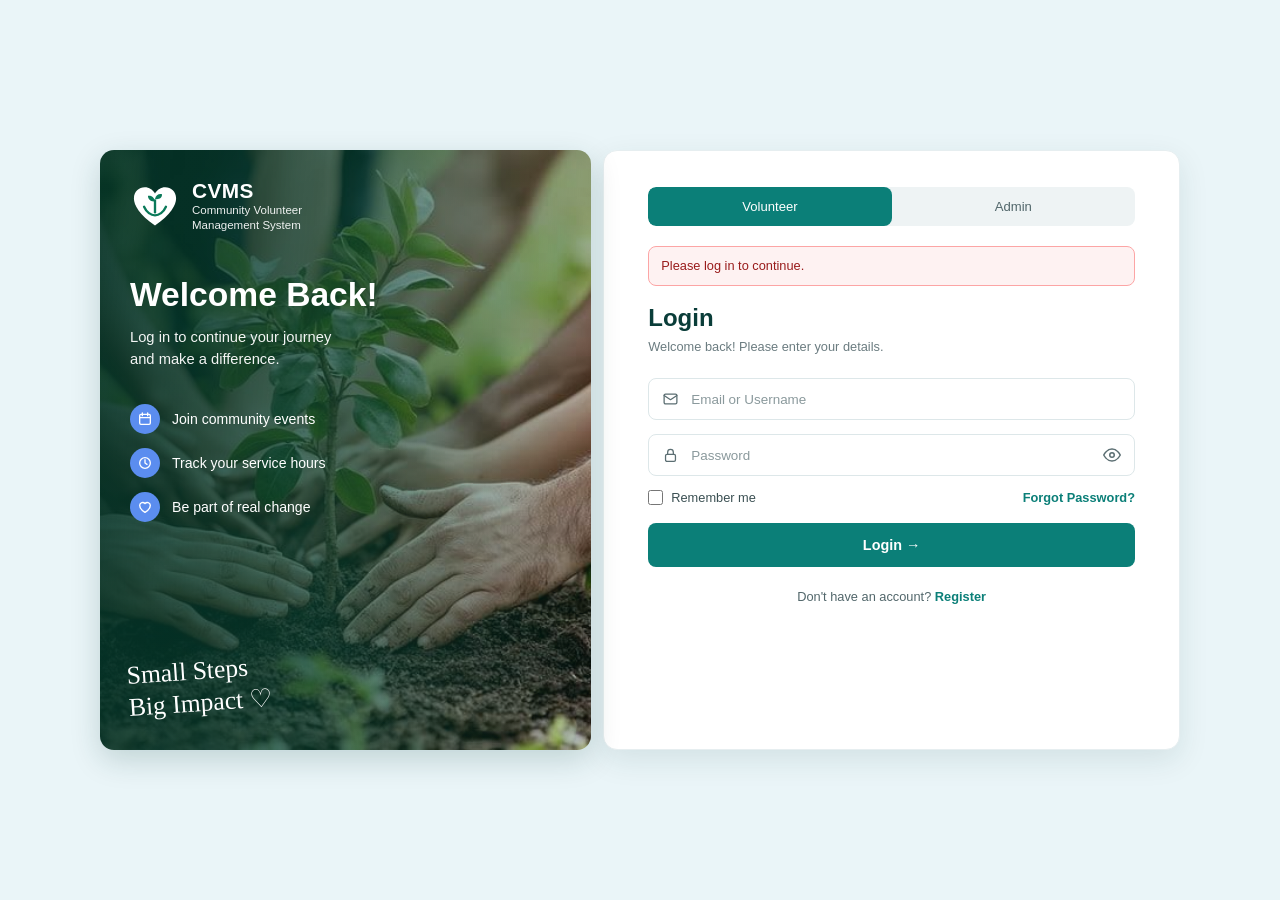
<file: src/main/resources/static/index.html>
<!DOCTYPE html>
<html lang="en">
<head>
  <meta charset="UTF-8">
  <meta name="viewport" content="width=device-width, initial-scale=1.0">
  <title>Community Volunteer Management System</title>
  <link rel="stylesheet" href="style.css">
  <link rel="stylesheet" href="volunteer.css">
  <link rel="stylesheet" href="admin.css">
  <script src="staff-init.js"></script>
  <link rel="icon" type="image/png" href="favicon.png">
</head>
<body>

  <!-- ===================== ADMIN / COORDINATOR SHELL (sidebar + top bar) ===================== -->
  <aside id="sidebar" class="sidebar" data-roles="ADMIN,COORDINATOR" aria-label="Main menu">
    <div class="side-brand">
      <img src="cvms-logo-white.svg" alt="CVMS logo" width="44" height="44">
      <div><strong>CVMS</strong><span>Community Volunteer<br>Management System</span></div>
    </div>
    <nav class="side-nav">
      <button class="nav-btn side-btn active" data-view="dashboard"><svg class="side-ico" viewBox="0 0 24 24" aria-hidden="true"><path d="M3 11.5 12 4l9 7.5V20a1 1 0 0 1-1 1h-5v-6H9v6H4a1 1 0 0 1-1-1z"/></svg>Dashboard</button>
      <button class="nav-btn side-btn" data-view="directory"><svg class="side-ico" viewBox="0 0 24 24" aria-hidden="true"><circle cx="9" cy="8" r="3.5"/><path d="M2.5 20a6.5 6.5 0 0 1 13 0"/><circle cx="17.5" cy="9" r="2.5"/><path d="M16 14.2A5.5 5.5 0 0 1 21.5 20"/></svg>Volunteers</button>
      <button class="nav-btn side-btn" data-view="register" data-roles="ADMIN"><svg class="side-ico" viewBox="0 0 24 24" aria-hidden="true"><circle cx="10" cy="8" r="4"/><path d="M3 21a7 7 0 0 1 14 0M19 8v6M16 11h6"/></svg>Register</button>
      <button class="nav-btn side-btn" data-view="events"><svg class="side-ico" viewBox="0 0 24 24" aria-hidden="true"><rect x="3.5" y="5" width="17" height="15" rx="2"/><path d="M8 3v4M16 3v4M3.5 10h17"/></svg>Events</button>
      <button class="nav-btn side-btn" data-view="assignments"><svg class="side-ico" viewBox="0 0 24 24" aria-hidden="true"><path d="M9 11l2 2 4-4"/><rect x="4" y="4" width="16" height="17" rx="2"/></svg>Assignments</button>
      <button class="nav-btn side-btn" data-view="attendance"><svg class="side-ico" viewBox="0 0 24 24" aria-hidden="true"><circle cx="12" cy="12" r="8.5"/><path d="M12 7v5l3 2"/></svg>Attendance</button>
      <button class="nav-btn side-btn" data-view="users" data-roles="ADMIN"><svg class="side-ico" viewBox="0 0 24 24" aria-hidden="true"><rect x="3" y="4" width="18" height="16" rx="2"/><circle cx="9" cy="11" r="2.5"/><path d="M5.5 17a3.5 3.5 0 0 1 7 0M14.5 10h4M14.5 14h4"/></svg>Users</button>
      <button class="nav-btn side-btn" id="side-settings" type="button" data-view="settings" data-roles="ADMIN"><svg class="side-ico" viewBox="0 0 24 24" aria-hidden="true"><circle cx="12" cy="12" r="3"/><path d="M19.4 15a1.7 1.7 0 0 0 .3 1.8l.1.1a2 2 0 1 1-2.8 2.8l-.1-.1a1.7 1.7 0 0 0-1.8-.3 1.7 1.7 0 0 0-1 1.5V21a2 2 0 1 1-4 0v-.1a1.7 1.7 0 0 0-1.1-1.5 1.7 1.7 0 0 0-1.8.3l-.1.1a2 2 0 1 1-2.8-2.8l.1-.1a1.7 1.7 0 0 0 .3-1.8 1.7 1.7 0 0 0-1.5-1H3a2 2 0 1 1 0-4h.1a1.7 1.7 0 0 0 1.5-1.1 1.7 1.7 0 0 0-.3-1.8l-.1-.1a2 2 0 1 1 2.8-2.8l.1.1a1.7 1.7 0 0 0 1.8.3H9a1.7 1.7 0 0 0 1-1.5V3a2 2 0 1 1 4 0v.1a1.7 1.7 0 0 0 1 1.5 1.7 1.7 0 0 0 1.8-.3l.1-.1a2 2 0 1 1 2.8 2.8l-.1.1a1.7 1.7 0 0 0-.3 1.8V9a1.7 1.7 0 0 0 1.5 1H21a2 2 0 1 1 0 4h-.1a1.7 1.7 0 0 0-1.5 1z"/></svg>Settings</button>
    </nav>
    <p class="side-motto">Together<br>We Build<br>Stronger Communities</p>
    <img class="side-mark" src="cvms-logo-white.svg" alt="" aria-hidden="true">
  </aside>
  <div id="side-backdrop" class="side-backdrop hidden"></div>

  <header id="admin-topbar" class="admin-topbar" data-roles="ADMIN,COORDINATOR">
    <button class="menu-btn" id="menu-btn" type="button" aria-label="Open menu"><svg viewBox="0 0 24 24" aria-hidden="true"><path d="M4 6h16M4 12h16M4 18h16"/></svg></button>
    <form class="top-search" id="top-search-form" role="search">
      <svg viewBox="0 0 24 24" aria-hidden="true"><circle cx="11" cy="11" r="7"/><path d="m20 20-3.5-3.5"/></svg>
      <input type="search" id="top-search" placeholder="Search volunteers, events…" aria-label="Search volunteers and events">
    </form>
    <button class="bell" id="bell-btn" type="button" aria-label="Notifications">
      <svg viewBox="0 0 24 24" aria-hidden="true"><path d="M6 9a6 6 0 0 1 12 0c0 6 2 7.500 2 7.500H4S6 15 6 9zM10 20a2 2 0 0 0 4 0"/></svg>
      <span class="bell-count hidden" id="bell-count">0</span>
    </button>
    <div class="top-user">
      <span id="top-avatar"></span>
      <div class="top-user-text"><strong id="top-name"></strong><small id="top-role"></small></div>
      <button class="btn btn-outline btn-sm" id="top-logout" type="button">Logout</button>
    </div>
  </header>

  <header class="topbar">
    <div class="topbar-inner">
      <div class="brand">
        <span class="brand-badge"><img src="logo.png" alt="Community Volunteer Management System logo"></span>
        <span class="brand-name">Community Volunteer Management System</span>
      </div>
      <div class="user-box">
        <div class="user-info">
          <span id="header-avatar"></span>
          <span class="user-name" id="user-name"></span>
          <span class="role-chip" id="user-role"></span>
        </div>
        <button class="btn btn-outline btn-sm logout-btn" id="pw-btn" data-roles="ADMIN">Change password</button>
        <button class="btn btn-outline btn-sm logout-btn" id="logout-btn">Logout</button>
      </div>
      <nav class="nav">
        <button class="nav-btn active" data-view="dashboard">Dashboard</button>
        <button class="nav-btn" data-view="profile" data-roles="VOLUNTEER">My Profile</button>
        <button class="nav-btn" data-view="register" data-roles="ADMIN">Register</button>
        <button class="nav-btn" data-view="directory" data-roles="ADMIN,COORDINATOR">Directory</button>
        <button class="nav-btn" data-view="events">Events</button>
        <button class="nav-btn" data-view="assignments" data-roles="ADMIN,COORDINATOR">Assignments</button>
        <button class="nav-btn" data-view="attendance" data-roles="ADMIN,COORDINATOR">Attendance</button>
        <button class="nav-btn" data-view="users" data-roles="ADMIN">Users</button>
      </nav>
    </div>
  </header>

  <!-- ===================== VOLUNTEER SITE (shown only to volunteers) ===================== -->
  <div id="volunteer-site" class="v-site hidden">
    <header id="volunteer-nav" class="v-nav hidden">
      <button class="v-brand" type="button" data-target="v-hero" aria-label="Home">
        <span class="v-brand-badge"><img src="logo.png" alt="CVMS logo"></span>
        <span class="v-brand-text"><strong>CVMS</strong><small>Community Volunteer Management System</small></span>
      </button>
      <nav class="v-links" aria-label="Main">
        <button class="v-link active" data-target="v-hero" type="button">Home</button>
        <button class="v-link" data-target="v-why" type="button">About</button>
        <button class="v-link" data-target="v-events" type="button">Events</button>
        <button class="v-link" data-target="v-impact" type="button">Impact</button>
        <button class="v-link" data-target="v-footer" type="button">Contact</button>
      </nav>
      <div class="v-actions">
        <button class="v-user" data-vview="profile" type="button" aria-label="My Profile" title="My Profile"><span id="v-nav-avatar"></span></button>
        <button class="v-btn v-btn-fill" id="v-logout" type="button">Logout</button>
      </div>
    </header>

    <div id="volunteer-home">
      <!-- hero -->
      <section id="v-hero" class="v-hero">
        <div class="v-hero-text">
          <span class="v-greeting" id="v-greeting"></span>
          <p class="v-eyebrow">Together for a Better Tomorrow</p>
          <h1>Small Actions.<br>Big Impact.</h1>
          <p class="v-lead">Join our community of volunteers and help build a cleaner, greener and kinder society. Your time, skills and support create lasting change.</p>
          <div class="v-hero-buttons">
            <button class="v-btn v-btn-fill" data-target="v-events" type="button">Get Started <svg class="v-icon" viewBox="0 0 24 24" aria-hidden="true"><path d="M5 12h14M13 5l7 7-7 7"/></svg></button>
            <button class="v-btn v-btn-line" data-target="v-why" type="button">Learn More</button>
          </div>
        </div>
        <div class="v-hero-art" role="img" aria-label="Volunteers joining hands">
          <div class="v-script-badge">Real People<br>Real Change</div>
        </div>
      </section>

      <!-- impact numbers -->
      <section id="v-impact" class="v-stats-wrap" aria-label="Our impact">
        <div class="v-stats">
          <div class="v-stat"><span class="v-stat-icon"><svg class="v-icon" viewBox="0 0 24 24" aria-hidden="true"><path d="M20 21v-2a4 4 0 00-4-4H8a4 4 0 00-4 4v2"/><circle cx="12" cy="7" r="4"/></svg></span><div><div class="v-stat-num" id="vs-volunteers">–</div><div class="v-stat-label">Active Volunteers</div></div></div>
          <div class="v-stat"><span class="v-stat-icon"><svg class="v-icon" viewBox="0 0 24 24" aria-hidden="true"><rect x="3" y="4" width="18" height="18" rx="2"/><path d="M16 2v4M8 2v4M3 10h18"/></svg></span><div><div class="v-stat-num" id="vs-events">–</div><div class="v-stat-label">Community Events</div></div></div>
          <div class="v-stat"><span class="v-stat-icon"><svg class="v-icon" viewBox="0 0 24 24" aria-hidden="true"><circle cx="12" cy="13" r="8"/><path d="M12 9v4l2 2M9 2h6"/></svg></span><div><div class="v-stat-num" id="vs-hours">–</div><div class="v-stat-label">Hours Contributed</div></div></div>
          <div class="v-stat"><span class="v-stat-icon"><svg class="v-icon" viewBox="0 0 24 24" aria-hidden="true"><path d="M22 11.08V12a10 10 0 11-5.93-9.14"/><path d="M22 4L12 14.01l-3-3"/></svg></span><div><div class="v-stat-num" id="vs-shifts">–</div><div class="v-stat-label">Shifts Completed</div></div></div>
        </div>
      </section>

      <!-- upcoming events -->
      <section id="v-events" class="v-section">
        <div class="v-section-head">
          <h2>Upcoming Events</h2>
          <button class="v-viewall" data-vview="events" type="button">View All →</button>
        </div>
        <div class="v-cards" id="v-cards"></div>
      </section>

      <!-- why volunteer -->
      <section id="v-why" class="v-why">
        <h2>Why Volunteer With Us?</h2>
        <div class="v-why-grid">
          <div class="v-why-item"><svg class="v-icon" viewBox="0 0 24 24" aria-hidden="true"><path d="M11 20A7 7 0 019.8 6.1C15.5 5 17 4.48 19 2c1 2 2 4.18 2 8 0 5.5-4.78 10-10 10z"/><path d="M2 21c0-3 1.85-5.36 5.08-6C9.5 14.52 12 13 13 12"/></svg><div><h4>Make a Real Difference</h4><p>Help create a healthier, cleaner and safer community.</p></div></div>
          <div class="v-why-item"><svg class="v-icon" viewBox="0 0 24 24" aria-hidden="true"><path d="M17 21v-2a4 4 0 00-4-4H5a4 4 0 00-4 4v2"/><circle cx="9" cy="7" r="4"/><path d="M23 21v-2a4 4 0 00-3-3.87M16 3.13a4 4 0 010 7.75"/></svg><div><h4>Build New Connections</h4><p>Meet like-minded people and grow your network.</p></div></div>
          <div class="v-why-item"><svg class="v-icon" viewBox="0 0 24 24" aria-hidden="true"><polygon points="12 2 15.09 8.26 22 9.27 17 14.14 18.18 21.02 12 17.77 5.82 21.02 7 14.14 2 9.27 8.91 8.26 12 2"/></svg><div><h4>Gain Valuable Experience</h4><p>Develop your skills and boost your resume.</p></div></div>
          <div class="v-why-item"><svg class="v-icon" viewBox="0 0 24 24" aria-hidden="true"><path d="M20.84 4.61a5.5 5.5 0 00-7.78 0L12 5.67l-1.06-1.06a5.5 5.5 0 00-7.78 7.78l1.06 1.06L12 21.23l7.78-7.78 1.06-1.06a5.5 5.5 0 000-7.78z"/></svg><div><h4>Be Part of Something Bigger</h4><p>Together we can create lasting change.</p></div></div>
        </div>
      </section>

      <!-- kindness banner -->
      <div class="v-banner">
        <img src="community.svg" alt="Illustration of volunteers planting saplings and helping each other in a green park with a city skyline behind">
        <div class="v-banner-text">Kindness builds<br>stronger<br>communities <span aria-hidden="true">♡</span></div>
      </div>
    </div>
  </div>

  <div id="v-toast" class="v-toast hidden" role="status"></div>

  <main class="container">

    <!-- Messages (success / error) -->
    <div id="message" class="message hidden" role="alert"></div>

    <!-- DASHBOARD -->
    <section id="view-dashboard" class="view">
      <div id="admin-dashboard" class="adm" data-roles="ADMIN,COORDINATOR">
        <div class="adm-main">
          <section class="adm-banner">
            <div>
              <p>Welcome back,</p>
              <h1><span id="adm-name"></span> <span aria-hidden="true">👋</span></h1>
              <small>Make a difference. Support communities. Build a better tomorrow.</small>
            </div>
          </section>

          <section class="adm-stats">
            <article class="adm-stat"><span class="stat-ico c-blue"><svg viewBox="0 0 24 24"><circle cx="9" cy="8" r="3.5"/><path d="M2.5 20a6.5 6.5 0 0 1 13 0"/><circle cx="17.5" cy="9" r="2.5"/><path d="M16 14.2A5.5 5.5 0 0 1 21.5 20"/></svg></span><div><span>Total Volunteers</span><strong id="adm-vol">–</strong><small id="adm-vol-sub">&nbsp;</small></div></article>
            <article class="adm-stat"><span class="stat-ico c-green"><svg viewBox="0 0 24 24"><rect x="3.5" y="5" width="17" height="15" rx="2"/><path d="M8 3v4M16 3v4M3.5 10h17"/></svg></span><div><span>Total Events</span><strong id="adm-events">–</strong><small id="adm-events-sub">&nbsp;</small></div></article>
            <article class="adm-stat"><span class="stat-ico c-purple"><svg viewBox="0 0 24 24"><circle cx="12" cy="13" r="8"/><path d="M12 9v4l2 2M9 2h6"/></svg></span><div><span>Hours Contributed</span><strong id="adm-hours">–</strong><small id="adm-hours-sub">&nbsp;</small></div></article>
            <article class="adm-stat"><span class="stat-ico c-orange"><svg viewBox="0 0 24 24"><rect x="3.5" y="5" width="17" height="15" rx="2"/><path d="M8 3v4M16 3v4M3.5 10h17M8 14h3"/></svg></span><div><span>Upcoming Events</span><strong id="adm-upcoming">–</strong><small id="adm-upcoming-sub">&nbsp;</small></div></article>
          </section>

          <section class="adm-charts">
            <article class="adm-card">
              <header><h3><span class="h-ico c-blue-soft"><svg viewBox="0 0 24 24"><path d="M5 20V10M12 20V4M19 20v-7"/></svg></span>Events Overview</h3><span class="chip">Last 6 months</span></header>
              <div class="legend"><span><i class="dot dot-blue"></i>Events</span><span><i class="dot dot-green"></i>Volunteers assigned</span></div>
              <div id="bar-chart" class="bar-chart" role="img" aria-label="Events and assigned volunteers per month"></div>
            </article>
            <article class="adm-card">
              <header><h3><span class="h-ico c-blue-soft"><svg viewBox="0 0 24 24"><path d="M12 3a9 9 0 1 0 9 9h-9z"/><path d="M15 3.5A9 9 0 0 1 20.5 9H15z"/></svg></span>Event Categories</h3></header>
              <div class="donut-wrap">
                <div id="donut" class="donut" role="img" aria-label="Events by category"></div>
                <ul id="donut-legend" class="donut-legend"></ul>
              </div>
            </article>
          </section>

          <section class="adm-lists">
            <article class="adm-card">
              <header><h3><span class="h-ico c-blue-soft"><svg viewBox="0 0 24 24"><rect x="4" y="4" width="16" height="16" rx="2"/><path d="M8 9h8M8 13h8M8 17h5"/></svg></span>Recent Events</h3><button class="link-btn" id="adm-events-more" type="button">View All →</button></header>
              <div class="table-wrap" id="adm-recent-wrap">
                <table class="adm-table">
                  <thead><tr><th>Event Name</th><th>Category</th><th>Location</th><th>Date</th><th>Status</th></tr></thead>
                  <tbody id="adm-recent-events"></tbody>
                </table>
              </div>
              <p id="adm-recent-empty" class="muted hidden">No events yet. Use “Add New Event” to create the first one.</p>
            </article>
            <article class="adm-card">
              <header><h3>Recent Activities</h3><button class="link-btn" id="adm-act-more" type="button">View All →</button></header>
              <ul id="adm-activities" class="activity-list"></ul>
              <p id="adm-act-empty" class="muted hidden">Nothing has happened yet.</p>
            </article>
          </section>
        </div>

        <aside class="adm-side">
          <article class="adm-card">
            <header><h3><span class="h-ico c-blue-soft"><svg viewBox="0 0 24 24"><path d="M13 2 4 14h7l-1 8 9-12h-7z"/></svg></span>Quick Actions</h3></header>
            <div class="quick">
              <button type="button" class="quick-btn" id="qa-event"><span class="q-ico c-blue"><svg viewBox="0 0 24 24"><path d="M12 5v14M5 12h14"/></svg></span>Add New Event</button>
              <button type="button" class="quick-btn" id="qa-register" data-roles="ADMIN"><span class="q-ico c-green"><svg viewBox="0 0 24 24"><circle cx="10" cy="8" r="4"/><path d="M3 21a7 7 0 0 1 14 0M19 8v6M16 11h6"/></svg></span>Register Volunteer</button>
              <button type="button" class="quick-btn" id="qa-assign"><span class="q-ico c-purple"><svg viewBox="0 0 24 24"><path d="M9 11l2 2 4-4"/><rect x="4" y="4" width="16" height="17" rx="2"/></svg></span>Assign Volunteers</button>
              <button type="button" class="quick-btn" id="qa-attendance"><span class="q-ico c-orange"><svg viewBox="0 0 24 24"><circle cx="12" cy="12" r="8.500"/><path d="M12 7v5l3 2"/></svg></span>Record Attendance</button>
              <button type="button" class="quick-btn" id="qa-report"><span class="q-ico c-teal"><svg viewBox="0 0 24 24"><path d="M6 3h9l4 4v14H6zM14 3v5h5M9 13h6M9 17h6"/></svg></span>Generate Report</button>
            </div>
          </article>

          <article class="adm-card" id="adm-notifications">
            <header><h3><span class="h-ico c-blue-soft"><svg viewBox="0 0 24 24"><path d="M6 9a6 6 0 0 1 12 0c0 6 2 7.5 2 7.5H4S6 15 6 9zM10 20a2 2 0 0 0 4 0"/></svg></span>Notifications <span class="count-badge hidden" id="adm-notif-count">0</span></h3><button class="link-btn" id="adm-notif-more" type="button">View All →</button></header>
            <ul id="adm-notif-list" class="notif-list"></ul>
            <p id="adm-notif-empty" class="muted hidden">You are all caught up.</p>
          </article>

          <article class="adm-card top-card">
            <header><h3><span class="h-ico c-blue-soft"><svg viewBox="0 0 24 24"><path d="M8 21h8M12 17v4M7 4h10v5a5 5 0 0 1-10 0zM7 6H4v1a3 3 0 0 0 3 3M17 6h3v1a3 3 0 0 1-3 3"/></svg></span>Top Volunteers</h3></header>
            <p class="muted">Ranked by total hours worked.</p>
            <div id="top-empty" class="empty hidden"></div>
            <ol id="top-list" class="top-list"></ol>
          </article>

        </aside>
      </div>

      <!-- Old dashboard markup: kept (hidden) because the older scripts still fill these elements -->
      <div id="legacy-dashboard" class="hidden">
        <div class="hero hero-morning" id="hero">
          <div class="hero-text">
            <span class="hero-date" id="greeting-date"></span>
            <h1 id="greeting"><span id="greeting-text"></span> <span class="hero-name" id="greeting-name"></span></h1>
            <p id="greeting-sub"></p>
            <p class="hero-tip" id="greeting-tip"></p>
          </div>
          <div class="hero-icon" id="greeting-icon" aria-hidden="true"></div>
        </div>
        <div class="cards">
          <div class="card stat"><div class="stat-value" id="stat-total">–</div></div>
          <div class="card stat"><div class="stat-value" id="stat-events">–</div></div>
          <div class="card stat" data-roles="VOLUNTEER"><div class="stat-value" id="stat-myhours">–</div></div>
          <div class="card stat" data-roles="VOLUNTEER"><div class="stat-value" id="stat-myevents">–</div></div>
          <div class="card stat"><div class="stat-text" id="stat-latest">–</div></div>
        </div>
      </div>
    </section>

    <!-- REGISTER / EDIT -->
    <section id="view-register" class="view hidden" data-roles="ADMIN">
      <div class="card form-card">
        <h2 id="form-title">Register a Volunteer</h2>
        <form id="volunteer-form" novalidate>
          <input type="hidden" id="volunteer-id">

          <div class="field">
            <label for="name">Full name</label>
            <input type="text" id="name" placeholder="e.g. Jane Doe" autocomplete="name">
            <small class="error-text" id="name-error"></small>
          </div>

          <div class="field">
            <label for="email">Email address</label>
            <input type="email" id="email" placeholder="e.g. jane@example.com" autocomplete="email">
            <small class="error-text" id="email-error"></small>
          </div>

          <div class="field">
            <label for="phone">Phone number</label>
            <input type="tel" id="phone" placeholder="10-digit mobile, e.g. 9876543210" autocomplete="tel" maxlength="10" inputmode="numeric">
            <small class="error-text" id="phone-error"></small>
          </div>

          <div class="form-actions">
            <button type="submit" class="btn btn-primary" id="submit-btn">Register Volunteer</button>
            <button type="button" class="btn btn-outline hidden" id="cancel-btn">Cancel edit</button>
          </div>
        </form>
      </div>
    </section>

    <!-- DIRECTORY -->
    <section id="view-directory" class="view hidden" data-roles="ADMIN,COORDINATOR">
      <div class="card">
        <div class="toolbar">
          <h2>Volunteer Data</h2>
          <div class="toolbar-controls">
            <input type="search" id="search" placeholder="Search name, email or phone…">
            <button class="btn btn-outline" id="refresh-btn">⟳ Refresh</button>
            <button class="btn btn-primary" id="pdf-volunteers-btn" data-roles="ADMIN,COORDINATOR">⬇ Download PDF</button>
          </div>
        </div>

        <div id="loading" class="loading hidden"><span class="spinner"></span> Loading volunteers…</div>
        <div id="empty" class="empty hidden"></div>

        <div class="table-wrap">
          <table id="volunteer-table" class="hidden">
            <thead>
              <tr><th>ID</th><th>Name</th><th>Email</th><th>Phone</th><th class="actions-col" data-roles="ADMIN">Actions</th></tr>
            </thead>
            <tbody id="volunteer-body"></tbody>
          </table>
        </div>
        <div id="volunteer-pager" class="pager hidden"></div>
      </div>
    </section>

    <!-- EVENTS -->
    <section id="view-events" class="view hidden">
      <div class="card form-card event-form-card" data-roles="ADMIN,COORDINATOR">
        <h2 id="event-form-title">Create an Event</h2>
        <form id="event-form" novalidate>
          <input type="hidden" id="event-id">

          <div class="field">
            <label for="event-title">Title</label>
            <input type="text" id="event-title" placeholder="e.g. Beach Clean-up">
            <small class="error-text" id="event-title-error"></small>
          </div>

          <div class="field">
            <label for="event-description">Description</label>
            <textarea id="event-description" rows="3" placeholder="What will volunteers do?"></textarea>
          </div>

          <div class="field">
            <label for="event-category">Category</label>
            <select id="event-category">
              <option value="">No category</option>
            </select>
            <small class="muted" data-roles="ADMIN">Categories are managed in Settings.</small>
          </div>

          <div class="field event-photo-field">
            <label for="event-photo">Event photo (optional)</label>
            <div class="photo-box">
              <span id="event-photo-preview"></span>
              <div class="photo-actions">
                <input type="file" id="event-photo" accept="image/png,image/jpeg,image/gif,image/webp">
                <button type="button" class="btn btn-outline btn-sm hidden" id="event-photo-remove">Remove current photo</button>
                <small>JPG, PNG, GIF or WebP. Everyone sees it next to the event.</small>
              </div>
            </div>
            <small class="error-text" id="event-photo-error"></small>
          </div>

          <div class="field-row">
            <div class="field">
              <label for="event-date">Date</label>
              <input type="date" id="event-date">
              <small class="error-text" id="event-date-error"></small>
            </div>
            <div class="field">
              <label for="event-start">Start time</label>
              <input type="time" id="event-start">
              <small class="error-text" id="event-start-error"></small>
            </div>
            <div class="field">
              <label for="event-end">End time</label>
              <input type="time" id="event-end">
              <small class="error-text" id="event-end-error"></small>
            </div>
          </div>

          <div class="field">
            <label for="event-location">Location</label>
            <input type="text" id="event-location" placeholder="e.g. Marina Beach">
            <small class="error-text" id="event-location-error"></small>
          </div>

          <div class="field-row">
            <div class="field">
              <label for="event-required">Required volunteers</label>
              <input type="number" id="event-required" min="1" step="1" placeholder="e.g. 10">
              <small class="error-text" id="event-required-error"></small>
            </div>
            <div class="field">
              <label for="event-status">Status</label>
              <select id="event-status">
                <option value="UPCOMING">Upcoming</option>
                <option value="ONGOING">Ongoing</option>
                <option value="COMPLETED">Completed</option>
                <option value="CANCELLED">Cancelled</option>
              </select>
            </div>
          </div>

          <div class="form-actions">
            <button type="submit" class="btn btn-primary" id="event-submit-btn">Create Event</button>
            <button type="button" class="btn btn-outline hidden" id="event-cancel-btn">Cancel edit</button>
          </div>
        </form>
      </div>

      <div class="card events-list">
        <div class="toolbar">
          <h2>All Events</h2>
          <div class="toolbar-controls">
            <input type="search" id="event-search" placeholder="Search by title…">
            <select id="event-filter">
              <option value="">All statuses</option>
              <option value="UPCOMING">Upcoming</option>
              <option value="ONGOING">Ongoing</option>
              <option value="COMPLETED">Completed</option>
              <option value="CANCELLED">Cancelled</option>
            </select>
            <button class="btn btn-outline" id="event-refresh-btn">⟳ Refresh</button>
            <button class="btn btn-primary" id="pdf-events-btn" data-roles="ADMIN,COORDINATOR">⬇ Download PDF</button>
          </div>
        </div>

        <div id="event-loading" class="loading hidden"><span class="spinner"></span> Loading events…</div>
        <div id="event-empty" class="empty hidden"></div>

        <div class="table-wrap">
          <table id="event-table" class="hidden">
            <thead>
              <tr><th>Title</th><th>Date</th><th>Time</th><th>Location</th><th id="event-count-header">Assigned / Required</th><th>Status</th><th class="actions-col" data-roles="ADMIN,COORDINATOR">Actions</th><th class="actions-col" data-roles="VOLUNTEER">My participation</th></tr>
            </thead>
            <tbody id="event-body"></tbody>
          </table>
        </div>
        <div id="event-pager" class="pager hidden"></div>
      </div>
    </section>

    <!-- ASSIGNMENTS -->
    <section id="view-assignments" class="view hidden" data-roles="ADMIN,COORDINATOR">
      <div class="card event-form-card">
        <h2>Assign Volunteers to an Event</h2>

        <div class="field">
          <label for="assign-event">Event</label>
          <select id="assign-event"></select>
        </div>

        <div id="assign-summary" class="assign-summary hidden"></div>

        <div id="assign-add" class="assign-add hidden">
          <div class="field">
            <label for="assign-volunteer">Add a volunteer</label>
            <select id="assign-volunteer"></select>
          </div>
          <button class="btn btn-primary" id="assign-btn">+ Assign</button>
        </div>
      </div>

      <div class="card events-list">
        <div class="toolbar">
          <h2>Assigned Volunteers</h2>
          <div class="toolbar-controls">
            <button class="btn btn-outline" id="assign-refresh-btn">⟳ Refresh</button>
          </div>
        </div>

        <div id="assign-loading" class="loading hidden"><span class="spinner"></span> Loading assignments…</div>
        <div id="assign-empty" class="empty hidden"></div>

        <div class="table-wrap">
          <table id="assign-table" class="hidden">
            <thead>
              <tr><th>Volunteer</th><th>Email</th><th>Phone</th><th>Status</th><th class="actions-col wide">Actions</th></tr>
            </thead>
            <tbody id="assign-body"></tbody>
          </table>
        </div>
      </div>
    </section>

    <!-- ATTENDANCE -->
    <section id="view-attendance" class="view hidden" data-roles="ADMIN,COORDINATOR">
      <div class="card event-form-card">
        <h2>Event Attendance</h2>
        <div class="field">
          <label for="att-event">Event</label>
          <select id="att-event"></select>
        </div>
        <div id="att-summary" class="assign-summary hidden"></div>
      </div>

      <div class="card events-list">
        <div class="toolbar">
          <h2>Volunteers</h2>
          <div class="toolbar-controls">
            <button class="btn btn-outline" id="att-refresh-btn">⟳ Refresh</button>
          </div>
        </div>

        <div id="att-loading" class="loading hidden"><span class="spinner"></span> Loading attendance…</div>
        <div id="att-empty" class="empty hidden"></div>

        <div class="table-wrap">
          <table id="att-table" class="hidden">
            <thead>
              <tr><th>Volunteer</th><th>Check-in</th><th>Check-out</th><th>Hours</th><th>Status</th><th class="actions-col wide">Actions</th></tr>
            </thead>
            <tbody id="att-body"></tbody>
          </table>
        </div>
      </div>

      <div class="card events-list">
        <div class="toolbar">
          <h2>Volunteer Hours</h2>
        </div>
        <div class="field">
          <label for="hours-volunteer">Volunteer</label>
          <select id="hours-volunteer"></select>
        </div>
        <div id="hours-summary" class="assign-summary hidden"></div>
        <div id="hours-empty" class="empty hidden"></div>
        <div class="table-wrap">
          <table id="hours-table" class="hidden">
            <thead>
              <tr><th>Event</th><th>Date</th><th>Attendance</th><th>Hours</th></tr>
            </thead>
            <tbody id="hours-body"></tbody>
          </table>
        </div>
      </div>
    </section>

    <!-- MY PROFILE (volunteers) -->
    <section id="view-profile" class="view hidden" data-roles="VOLUNTEER">
      <div class="card form-card event-form-card">
        <h2>My Profile</h2>

        <div class="photo-box">
          <span id="profile-avatar"></span>
          <div class="photo-actions">
            <input type="file" id="photo-input" accept="image/png,image/jpeg,image/gif,image/webp" class="hidden">
            <button type="button" class="btn btn-primary btn-sm" id="photo-btn">Add photo</button>
            <button type="button" class="btn btn-outline btn-sm hidden" id="photo-remove">Remove photo</button>
            <small>JPG, PNG, GIF or WebP. It is shown everywhere your name appears.</small>
          </div>
        </div>

        <form id="profile-form" novalidate>
          <div class="field">
            <label for="profile-name">Full name</label>
            <input type="text" id="profile-name">
            <small class="error-text" id="profile-name-error"></small>
          </div>
          <div class="field">
            <label for="profile-email">Email address</label>
            <input type="email" id="profile-email">
            <small class="error-text" id="profile-email-error"></small>
          </div>
          <div class="field">
            <label for="profile-phone">Phone number</label>
            <input type="tel" id="profile-phone" maxlength="10" inputmode="numeric">
            <small class="error-text" id="profile-phone-error"></small>
          </div>
          <div class="form-actions">
            <button type="submit" class="btn btn-primary" id="profile-save-btn">Save Changes</button>
          </div>
        </form>
      </div>

      <div class="card events-list">
        <div class="toolbar">
          <h2>My Events &amp; Hours</h2>
          <div class="toolbar-controls">
            <button class="btn btn-outline" id="my-refresh-btn">⟳ Refresh</button>
          </div>
        </div>
        <div id="my-summary" class="assign-summary hidden"></div>
        <div id="my-empty" class="empty hidden"></div>
        <div class="table-wrap">
          <table id="my-table" class="hidden">
            <thead>
              <tr><th>Event</th><th>Date</th><th>Time</th><th>Location</th><th>Assignment</th><th>Attendance</th><th>Hours</th></tr>
            </thead>
            <tbody id="my-body"></tbody>
          </table>
        </div>
      </div>
    </section>

    <!-- SETTINGS (admin) -->
    <section id="view-settings" class="view hidden" data-roles="ADMIN">
      <div class="card form-card event-form-card">
        <h2>Event Categories</h2>
        <p class="muted">These are the choices shown in the Category dropdown when an admin or coordinator creates or edits an event. The colour is used for the category in the dashboard chart.</p>
        <form id="category-form" class="category-add" novalidate>
          <input type="color" id="category-color" value="#2F6FED" title="Chart colour" aria-label="Chart colour">
          <input type="text" id="category-name" maxlength="60" placeholder="New category name" aria-label="New category name">
          <button type="submit" class="btn btn-primary" id="category-add-btn">Add</button>
        </form>
        <ul id="category-list" class="category-list"></ul>
      </div>
      <div class="card form-card event-form-card">
        <h2>Account</h2>
        <button type="button" class="btn" id="settings-pw-btn">Change password</button>
      </div>
    </section>

    <!-- USERS (admin) -->
    <section id="view-users" class="view hidden" data-roles="ADMIN">
      <div class="card form-card event-form-card">
        <h2>Create a User</h2>
        <form id="user-form" novalidate>
          <div class="field-row">
            <div class="field">
              <label for="user-new-name">Name</label>
              <input type="text" id="user-new-name">
            </div>
            <div class="field">
              <label for="user-new-email">Email</label>
              <input type="email" id="user-new-email">
            </div>
          </div>
          <div class="field-row">
            <div class="field">
              <label for="user-new-password">Password (min 6 characters)</label>
              <input type="password" id="user-new-password" autocomplete="new-password">
            </div>
            <div class="field">
              <label for="user-new-role">Role</label>
              <select id="user-new-role">
                <option value="COORDINATOR">Coordinator</option>
                <option value="VOLUNTEER">Volunteer</option>
              </select>
            </div>
          </div>
          <div class="field hidden" id="user-volunteer-field">
            <label for="user-new-volunteer">Link to volunteer record</label>
            <select id="user-new-volunteer"></select>
          </div>
          <small class="error-text" id="user-form-error"></small>
          <div class="form-actions">
            <button type="submit" class="btn btn-primary" id="user-create-btn">Create User</button>
          </div>
        </form>
      </div>

      <div class="card events-list">
        <div class="toolbar">
          <h2>All Users</h2>
          <div class="toolbar-controls">
            <button class="btn btn-outline" id="users-refresh-btn">⟳ Refresh</button>
          </div>
        </div>
        <div id="users-loading" class="loading hidden"><span class="spinner"></span> Loading users…</div>
        <div id="users-empty" class="empty hidden"></div>
        <div class="table-wrap">
          <table id="users-table" class="hidden">
            <thead>
              <tr><th>Name</th><th>Email</th><th>Role</th><th>Volunteer ID</th><th class="actions-col">Actions</th></tr>
            </thead>
            <tbody id="users-body"></tbody>
          </table>
        </div>
      </div>
    </section>

  </main>


  <footer id="v-footer" class="v-footer hidden">
    <div class="v-footer-row">
      <div class="v-footer-brand">
        <span class="v-brand-badge"><img src="logo.png" alt="CVMS community volunteering logo"></span>
        <div class="v-footer-brand-text">
          <strong>CVMS</strong>
          <span>Community Volunteer Management System</span>
          <em>Together we can make a difference.</em>
        </div>
      </div>
      <div class="v-social">
        <a class="v-social-icon" href="https://www.facebook.com/" target="_blank" rel="noopener noreferrer" aria-label="Facebook"><svg class="v-social-svg" viewBox="0 0 24 24" aria-hidden="true" fill="none" stroke="#fff" stroke-width="1.7" stroke-linecap="round" stroke-linejoin="round"><path d="M18 2h-3a5 5 0 00-5 5v3H7v4h3v8h4v-8h3l1-4h-4V7a1 1 0 011-1h3z"/></svg></a>
        <a class="v-social-icon" href="https://www.instagram.com/siva__2020/" target="_blank" rel="noopener noreferrer" aria-label="Instagram"><svg class="v-social-svg" viewBox="0 0 24 24" aria-hidden="true" fill="none" stroke="#fff" stroke-width="1.7" stroke-linecap="round" stroke-linejoin="round"><rect x="3" y="3" width="18" height="18" rx="5"/><circle cx="12" cy="12" r="4"/><circle cx="17.2" cy="6.8" r="0.6" fill="#fff"/></svg></a>
        <a class="v-social-icon" href="https://www.linkedin.com/in/siva-subrahmanyeswararao-bolligarla-9358a039b" target="_blank" rel="noopener noreferrer" aria-label="LinkedIn"><svg class="v-social-svg" viewBox="0 0 24 24" aria-hidden="true" fill="none" stroke="#fff" stroke-width="1.7" stroke-linecap="round" stroke-linejoin="round"><path d="M16 8a6 6 0 016 6v7h-4v-7a2 2 0 00-4 0v7h-4v-7a6 6 0 016-6z"/><rect x="2" y="9" width="4" height="12"/><circle cx="4" cy="4" r="2"/></svg></a>
        <a class="v-social-icon" href="mailto:sivasubbu687@gmail.com" aria-label="Email"><svg class="v-social-svg" viewBox="0 0 24 24" aria-hidden="true" fill="none" stroke="#fff" stroke-width="1.7" stroke-linecap="round" stroke-linejoin="round"><rect x="3" y="5" width="18" height="14" rx="2"/><path d="m3 7 9 6 9-6"/></svg></a>
      </div>
    </div>
    <p class="v-copy">© <span id="v-year"></span> CVMS. Together for a better tomorrow.</p>
  </footer>

  <!-- Change password dialog -->
  <div id="pw-overlay" class="overlay hidden">
    <div class="dialog">
      <h3>Change password</h3>
      <div class="field">
        <label for="pw-current">Current password</label>
        <input type="password" id="pw-current" autocomplete="current-password">
      </div>
      <div class="field">
        <label for="pw-new">New password (min 8 characters)</label>
        <input type="password" id="pw-new" autocomplete="new-password">
      </div>
      <div class="field">
        <label for="pw-confirm">Repeat new password</label>
        <input type="password" id="pw-confirm" autocomplete="new-password">
      </div>
      <small class="error-text" id="pw-error"></small>
      <div class="dialog-actions">
        <button class="btn btn-outline" id="pw-cancel">Cancel</button>
        <button class="btn btn-primary" id="pw-save">Change password</button>
      </div>
    </div>
  </div>

  <!-- Correct check-in / check-out times (admin, coordinator) -->
  <div id="times-overlay" class="overlay hidden">
    <div class="dialog">
      <h3>Correct attendance times</h3>
      <p id="times-text"></p>
      <div class="field">
        <label for="times-in">Check-in time</label>
        <input type="datetime-local" id="times-in">
      </div>
      <div class="field">
        <label for="times-out">Check-out time</label>
        <input type="datetime-local" id="times-out">
      </div>
      <small class="error-text" id="times-error"></small>
      <div class="dialog-actions">
        <button class="btn btn-outline" id="times-cancel">Cancel</button>
        <button class="btn btn-primary" id="times-save">Save times</button>
      </div>
    </div>
  </div>

  <!-- "Create a login?" dialog (admin) -->
  <div id="login-overlay" class="overlay hidden">
    <div class="dialog">
      <h3>Create a login for this volunteer?</h3>
      <p id="login-text"></p>
      <div class="field">
        <label for="login-password">Password for the login (min 6 characters)</label>
        <input type="password" id="login-password" autocomplete="new-password">
        <small class="error-text" id="login-error"></small>
      </div>
      <div class="dialog-actions">
        <button class="btn btn-outline" id="login-no">No, skip</button>
        <button class="btn btn-primary" id="login-yes">Yes, create login</button>
      </div>
    </div>
  </div>

  <!-- Generate report dialog (admin, coordinator) -->
  <div id="report-overlay" class="overlay hidden">
    <div class="dialog">
      <h3>Generate Report</h3>
      <p class="muted">Which report do you want to download as a PDF?</p>
      <div class="report-options" role="radiogroup" aria-label="Report type">
        <label class="report-option"><input type="radio" name="report-type" value="volunteers" checked> <span><strong>Volunteers</strong><small>Names, emails and phone numbers</small></span></label>
        <label class="report-option"><input type="radio" name="report-type" value="events"> <span><strong>Events</strong><small>Schedule, location, category and status</small></span></label>
        <label class="report-option"><input type="radio" name="report-type" value="attendance"> <span><strong>Attendance</strong><small>Check-in, check-out and hours per volunteer</small></span></label>
      </div>
      <div class="dialog-actions">
        <button class="btn btn-outline" id="report-no" type="button">Cancel</button>
        <button class="btn btn-primary" id="report-yes" type="button">Download PDF</button>
      </div>
    </div>
  </div>

  <!-- Leave event dialog (volunteers give a reason, staff are notified) -->
  <div id="leave-overlay" class="overlay hidden">
    <div class="dialog">
      <h3 id="leave-title">Leave event?</h3>
      <p class="muted">Please tell the organisers why you are leaving. They will see your message in their notifications.</p>
      <textarea id="leave-reason" rows="4" maxlength="500" placeholder="Reason for leaving" aria-label="Reason for leaving"></textarea>
      <p id="leave-error" class="leave-error hidden"></p>
      <div class="dialog-actions">
        <button class="btn btn-outline" id="leave-no" type="button">Cancel</button>
        <button class="btn btn-danger" id="leave-yes" type="button">Leave event</button>
      </div>
    </div>
  </div>

  <!-- Delete confirmation dialog -->
  <div id="confirm-overlay" class="overlay hidden">
    <div class="dialog">
      <h3 id="confirm-title">Delete volunteer?</h3>
      <p id="confirm-text"></p>
      <div class="dialog-actions">
        <button class="btn btn-outline" id="confirm-no">Cancel</button>
        <button class="btn btn-danger" id="confirm-yes">Delete</button>
      </div>
    </div>
  </div>

  <footer class="footer">© <span id="footer-year"></span> CVMS – Community Volunteer Management System. All rights reserved.</footer>

  <script src="password-toggle.js"></script>
  <script src="volunteer-home.js"></script>
  <script src="script.js"></script>
  <script src="settings.js"></script>
  <script src="admin.js"></script>
</body>
</html>
</file>
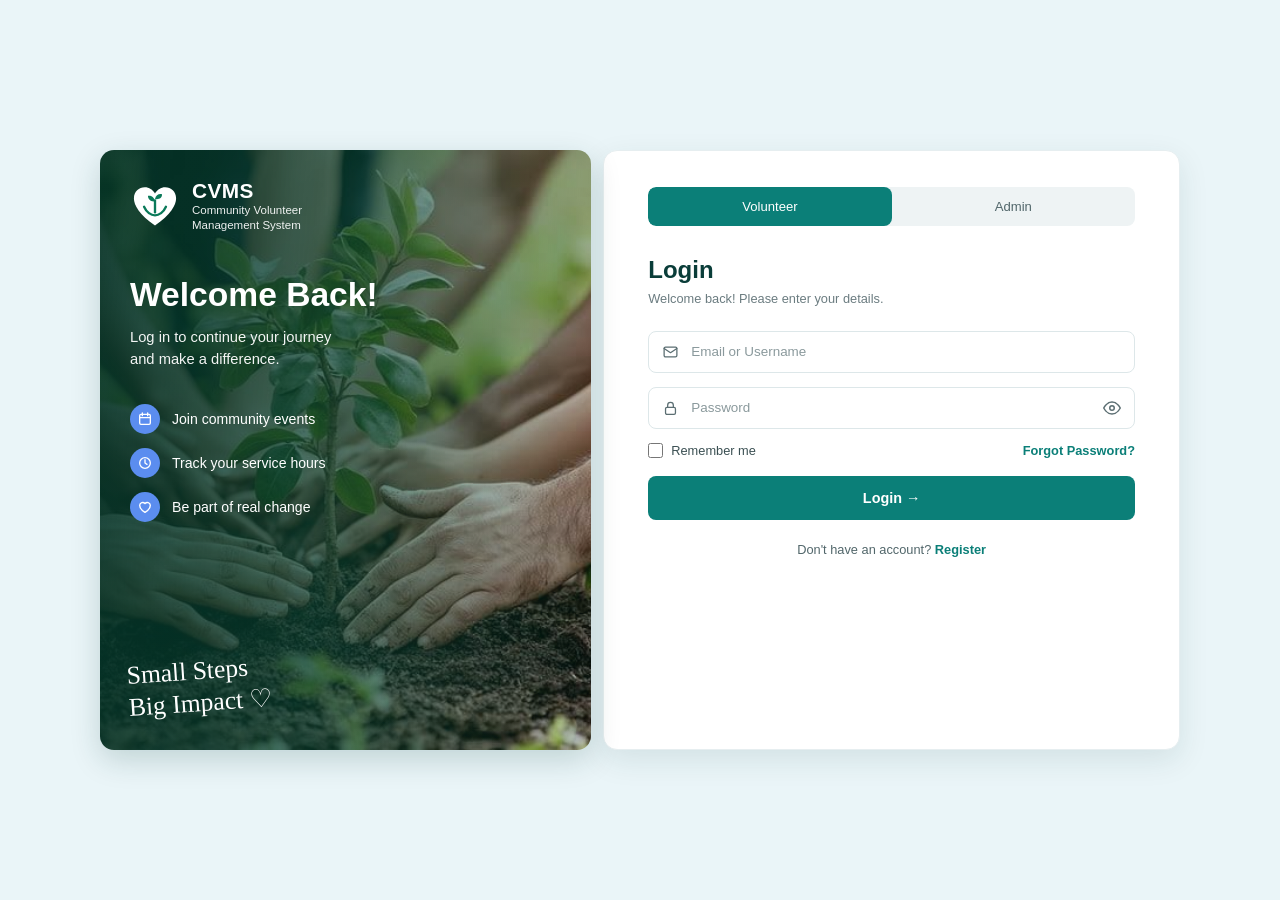
<file: src/main/resources/static/login.html>
<!DOCTYPE html>
<html lang="en">
<head>
  <meta charset="UTF-8">
  <meta name="viewport" content="width=device-width, initial-scale=1.0">
  <title>Login – Community Volunteer Management System</title>
  <link rel="stylesheet" href="auth.css">
  <link rel="icon" type="image/png" href="favicon.png">
</head>
<body class="auth-page">

  <main class="auth-shell">
    <section class="auth-card" id="auth-card" data-view="login">

      <!-- LEFT: photo panel (login + forgot password) -->
      <aside class="panel panel-photo" id="panel-login">
        <div class="brand">
          <img src="cvms-logo-white.svg" alt="CVMS logo" width="50" height="50">
          <div><strong>CVMS</strong><span>Community Volunteer<br>Management System</span></div>
        </div>
        <div class="photo-copy">
          <h1>Welcome Back!</h1>
          <p>Log in to continue your journey<br>and make a difference.</p>
          <ul class="perks">
            <li><span class="perk-icon"><svg viewBox="0 0 24 24"><rect x="4" y="5" width="16" height="15" rx="2"/><path d="M8 3v4M16 3v4M4 10h16"/></svg></span>Join community events</li>
            <li><span class="perk-icon"><svg viewBox="0 0 24 24"><circle cx="12" cy="12" r="8"/><path d="M12 7v5l3 2"/></svg></span>Track your service hours</li>
            <li><span class="perk-icon"><svg viewBox="0 0 24 24"><path d="M12 20S4 15 4 9.5A4.5 4.5 0 0 1 12 7a4.5 4.5 0 0 1 8 2.5C20 15 12 20 12 20z"/></svg></span>Be part of real change</li>
          </ul>
        </div>
        <p class="slogan">Small Steps<br>Big Impact <span aria-hidden="true">♡</span></p>
      </aside>

      <!-- LEFT: illustrated panel (register) -->
      <aside class="panel panel-aqua" id="panel-register">
        <div class="brand brand-dark">
          <img src="cvms-logo-teal.svg" alt="CVMS logo" width="50" height="50">
          <div><strong>CVMS</strong><span>Community Volunteer<br>Management System</span></div>
        </div>
        <div class="aqua-copy">
          <h2>Join Our Community</h2>
          <p>Be a part of something meaningful.<br>Register as a volunteer and start making an impact.</p>
        </div>
        <img class="aqua-art" src="register-art.svg" alt="Two volunteers planting a small tree in a park with a city skyline behind them">
        <ul class="benefits">
          <li><span class="benefit-icon"><svg viewBox="0 0 24 24"><path d="M8 4 4 7l2 3 2-1v11h8V9l2 1 2-3-4-3c-1 2-2.5 3-4 3S9 6 8 4z"/></svg></span>Volunteer<br>for events</li>
          <li><span class="benefit-icon"><svg viewBox="0 0 24 24"><circle cx="12" cy="13" r="7"/><path d="M12 9v4l2.5 1.5M10 3h4"/></svg></span>Earn service<br>hours</li>
          <li><span class="benefit-icon"><svg viewBox="0 0 24 24"><path d="M6 3h9l4 4v14H6z"/><path d="M14 3v5h5M9 13l2 2 4-4"/></svg></span>Get a certificate<br>for your contribution</li>
        </ul>
      </aside>

      <!-- RIGHT: forms -->
      <div class="panel panel-form">
        <div class="role-tabs" id="role-tabs" role="tablist" aria-label="Account type">
          <button type="button" class="role active" id="role-volunteer" role="tab" aria-selected="true">Volunteer</button>
          <button type="button" class="role" id="role-admin" role="tab" aria-selected="false">Admin</button>
        </div>

        <div id="auth-message" class="message hidden" role="alert"></div>

        <!-- LOGIN -->
        <form id="login-form" novalidate>
          <h2 class="form-title">Login</h2>
          <p class="form-sub">Welcome back! Please enter your details.</p>

          <div class="input-box">
            <svg class="ico" viewBox="0 0 24 24" aria-hidden="true"><rect x="3" y="5" width="18" height="14" rx="2"/><path d="m3 7 9 6 9-6"/></svg>
            <input type="text" id="login-email" autocomplete="username" placeholder="Email or Username" aria-label="Email or Username">
          </div>
          <div class="input-box">
            <svg class="ico" viewBox="0 0 24 24" aria-hidden="true"><rect x="5" y="11" width="14" height="10" rx="2"/><path d="M8 11V8a4 4 0 0 1 8 0v3"/></svg>
            <input type="password" id="login-password" autocomplete="current-password" placeholder="Password" aria-label="Password">
          </div>

          <div class="row-between">
            <label class="check"><input type="checkbox" id="remember"> Remember me</label>
            <a href="#" id="forgot-link">Forgot Password?</a>
          </div>

          <button type="submit" class="btn-main" id="login-btn">Login <span aria-hidden="true">→</span></button>
          <p class="switch-line">Don't have an account? <a href="#" id="to-register">Register</a></p>
        </form>

        <!-- FORGOT PASSWORD -->
        <form id="forgot-form" class="hidden" novalidate>
          <h2 class="form-title">Forgot your password?</h2>
          <p class="form-sub">Enter your email address and we will send you a link to choose a new password.</p>
          <div class="input-box">
            <svg class="ico" viewBox="0 0 24 24" aria-hidden="true"><rect x="3" y="5" width="18" height="14" rx="2"/><path d="m3 7 9 6 9-6"/></svg>
            <input type="email" id="forgot-email" autocomplete="email" placeholder="Email Address" aria-label="Email Address">
          </div>
          <button type="submit" class="btn-main" id="forgot-btn">Send reset link <span aria-hidden="true">→</span></button>
          <p class="switch-line"><a href="#" id="back-to-login">Back to login</a></p>
        </form>

        <!-- REGISTER (creates a volunteer account) -->
        <form id="register-form" class="hidden" novalidate>
          <h2 class="form-title">Create Your Account</h2>
          <p class="form-sub">Fill in your details to get started.</p>

          <div class="input-box">
            <svg class="ico" viewBox="0 0 24 24" aria-hidden="true"><circle cx="12" cy="8" r="4"/><path d="M4 21a8 8 0 0 1 16 0"/></svg>
            <input type="text" id="reg-name" autocomplete="name" placeholder="Full Name" aria-label="Full Name">
          </div>
          <div class="input-box">
            <svg class="ico" viewBox="0 0 24 24" aria-hidden="true"><rect x="3" y="5" width="18" height="14" rx="2"/><path d="m3 7 9 6 9-6"/></svg>
            <input type="email" id="reg-email" autocomplete="email" placeholder="Email Address" aria-label="Email Address">
          </div>
          <div class="input-box">
            <svg class="ico" viewBox="0 0 24 24" aria-hidden="true"><path d="M5 4h4l2 5-2.5 1.5a11 11 0 0 0 5 5L15 13l5 2v4a2 2 0 0 1-2 2A16 16 0 0 1 3 6a2 2 0 0 1 2-2z"/></svg>
            <input type="tel" id="reg-phone" autocomplete="tel" maxlength="10" inputmode="numeric" placeholder="Phone Number (10 digits)" aria-label="Phone Number">
          </div>
          <div class="input-box">
            <svg class="ico" viewBox="0 0 24 24" aria-hidden="true"><rect x="5" y="11" width="14" height="10" rx="2"/><path d="M8 11V8a4 4 0 0 1 8 0v3"/></svg>
            <input type="password" id="reg-password" autocomplete="new-password" placeholder="Password" aria-label="Password (minimum 6 characters)">
          </div>
          <div class="input-box">
            <svg class="ico" viewBox="0 0 24 24" aria-hidden="true"><rect x="5" y="11" width="14" height="10" rx="2"/><path d="M8 11V8a4 4 0 0 1 8 0v3"/></svg>
            <input type="password" id="reg-confirm" autocomplete="new-password" placeholder="Confirm Password" aria-label="Confirm Password">
          </div>

          <fieldset class="iam">
            <legend>I am a</legend>
            <label class="radio"><input type="radio" name="iam" value="Student" checked> Student</label>
            <label class="radio"><input type="radio" name="iam" value="Working Professional"> Working Professional</label>
            <label class="radio"><input type="radio" name="iam" value="Others"> Others</label>
          </fieldset>

          <button type="submit" class="btn-main" id="register-btn">Register <span aria-hidden="true">→</span></button>
          <p class="switch-line">Already have an account? <a href="#" id="to-login">Login</a></p>
        </form>
      </div>
    </section>
  </main>

  <script src="password-toggle.js"></script>
  <script src="auth.js"></script>
</body>
</html>
</file>
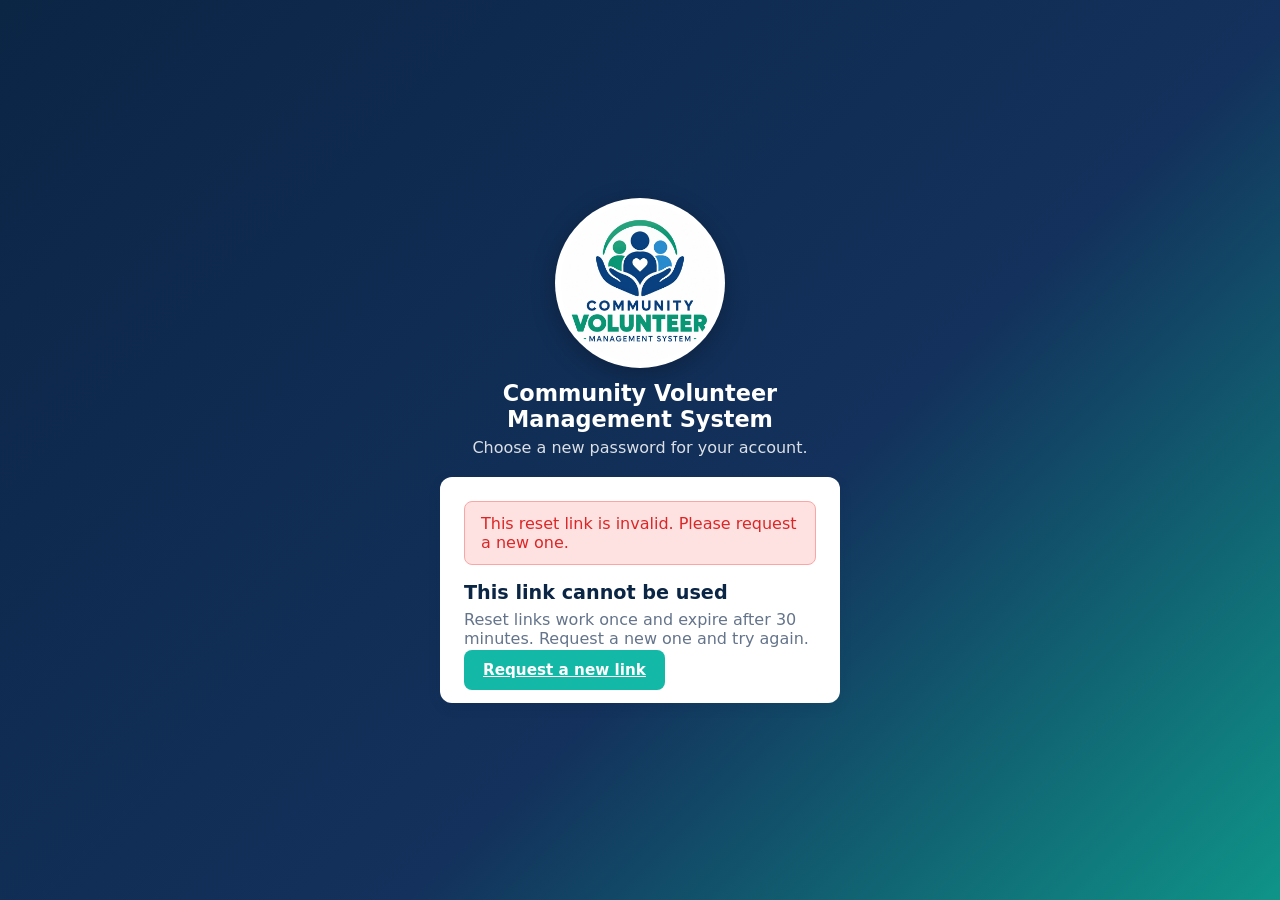
<file: src/main/resources/static/reset-password.html>
<!DOCTYPE html>
<html lang="en">
<head>
  <meta charset="UTF-8">
  <meta name="viewport" content="width=device-width, initial-scale=1.0">
  <!-- the reset token is in this page's address, so never pass the address on to other sites -->
  <meta name="referrer" content="no-referrer">
  <title>Reset password – Community Volunteer Management System</title>
  <link rel="stylesheet" href="style.css">
  <link rel="icon" type="image/png" href="favicon.png">
</head>
<body class="auth-body">

  <main class="auth-wrap">
    <div class="auth-brand">
      <img class="auth-logo" src="logo.png" alt="Community Volunteer Management System logo">
      <h1>Community Volunteer Management System</h1>
      <p>Choose a new password for your account.</p>
    </div>

    <div class="card auth-card">
      <div id="reset-message" class="message hidden" role="alert"></div>

      <!-- shown when the link is missing, invalid, used or expired -->
      <div id="invalid-box" class="hidden">
        <h2 class="auth-title">This link cannot be used</h2>
        <p class="muted">Reset links work once and expire after 30 minutes. Request a new one and try again.</p>
        <a class="btn btn-primary btn-block" href="login.html?forgot=1">Request a new link</a>
      </div>

      <form id="reset-form" novalidate>
        <div class="field">
          <label for="new-password">New password (min 8 characters)</label>
          <input type="password" id="new-password" autocomplete="new-password">
        </div>
        <div class="field">
          <label for="confirm-password">Repeat new password</label>
          <input type="password" id="confirm-password" autocomplete="new-password">
        </div>
        <button type="submit" class="btn btn-primary btn-block" id="reset-btn">Reset password</button>
        <p class="auth-link"><a href="login.html">Back to login</a></p>
      </form>
    </div>
  </main>

  <script src="password-toggle.js"></script>
  <script src="reset-password.js"></script>
</body>
</html>
</file>
<file: src/main/resources/static/style.css>
/* ---------- Theme colours (change these to re-theme the app) ---------- */
:root {
  --navy: #0b2545;
  --navy-light: #13315c;
  --teal: #14b8a6;
  --teal-dark: #0f9488;
  --bg: #f1f5f9;
  --white: #ffffff;
  --text: #1e293b;
  --muted: #64748b;
  --border: #e2e8f0;
  --danger: #dc2626;
  --success: #15803d;
  --radius: 12px;
  --shadow: 0 4px 14px rgba(11, 37, 69, 0.08);
}

* { box-sizing: border-box; }

body {
  margin: 0;
  font-family: "Segoe UI", system-ui, -apple-system, Arial, sans-serif;
  background: var(--bg);
  color: var(--text);
  min-height: 100vh;
  display: flex;
  flex-direction: column;
}

.hidden { display: none !important; }

/* ---------- Top bar ---------- */
.topbar { background: var(--navy); color: var(--white); box-shadow: var(--shadow); }
.topbar-inner {
  max-width: 1100px; margin: 0 auto; padding: 12px 20px;
  display: flex; align-items: center; justify-content: space-between; flex-wrap: wrap; gap: 10px;
}
.brand { display: flex; align-items: center; gap: 10px; font-weight: 600; }
.brand-logo {
  background: var(--teal); width: 34px; height: 34px; border-radius: 50%;
  display: grid; place-items: center;
}
.nav { display: flex; gap: 6px; }
.nav-btn {
  background: transparent; color: #cbd5e1; border: 0; padding: 8px 14px;
  border-radius: 8px; cursor: pointer; font-size: 0.95rem; transition: 0.2s;
}
.nav-btn:hover { background: var(--navy-light); color: var(--white); }
.nav-btn.active { background: var(--teal); color: var(--white); }

/* ---------- Layout ---------- */
.container { max-width: 1100px; width: 100%; margin: 0 auto; padding: 24px 20px; flex: 1; }
.footer { text-align: center; color: var(--muted); padding: 16px; font-size: 0.85rem; }

.card {
  background: var(--white); border-radius: var(--radius); box-shadow: var(--shadow);
  padding: 22px; transition: transform 0.2s, box-shadow 0.2s;
}

.hero {
  position: relative; overflow: hidden; display: flex; align-items: center; justify-content: space-between; gap: 20px;
  background: linear-gradient(135deg, var(--navy), var(--navy-light) 60%, var(--teal-dark));
  color: var(--white); border-radius: 18px; padding: 34px 32px; margin-bottom: 20px;
  box-shadow: 0 10px 30px rgba(11, 37, 69, 0.22);
}
/* The colours follow the time of day */
.hero-morning   { background: linear-gradient(135deg, #0f766e, #14b8a6 55%, #fcd34d); }
.hero-afternoon { background: linear-gradient(135deg, #0b2545, #0e7490 55%, #38bdf8); }
.hero-evening   { background: linear-gradient(135deg, #1e1b4b, #9d174d 55%, #fb923c); }
.hero-night     { background: linear-gradient(135deg, #020617, #1e1b4b 55%, #4338ca); }

.hero-text { position: relative; z-index: 1; min-width: 0; }
.hero-date {
  display: inline-block; background: rgba(255, 255, 255, 0.18); border: 1px solid rgba(255, 255, 255, 0.28);
  padding: 4px 12px; border-radius: 999px; font-size: 0.8rem; font-weight: 600; letter-spacing: 0.04em; margin-bottom: 12px;
}
.hero h1 { margin: 0 0 8px; font-size: 2.2rem; line-height: 1.15; font-weight: 800; letter-spacing: -0.01em; }
.hero-name { color: #fef08a; }
.hero p { margin: 0; opacity: 0.92; font-size: 1.02rem; }
.hero .hero-tip { margin-top: 12px; font-size: 0.92rem; font-style: italic; opacity: 0.8; }

.hero-icon {
  position: relative; z-index: 1; flex: none; width: 96px; height: 96px; border-radius: 50%;
  display: flex; align-items: center; justify-content: center; font-size: 3rem;
  background: rgba(255, 255, 255, 0.16); border: 1px solid rgba(255, 255, 255, 0.35);
  box-shadow: 0 8px 24px rgba(0, 0, 0, 0.18); backdrop-filter: blur(4px);
  animation: hero-float 4s ease-in-out infinite;
}
.hero-bubble { position: absolute; border-radius: 50%; background: rgba(255, 255, 255, 0.09); pointer-events: none; }
.hero-bubble-1 { width: 260px; height: 260px; right: -70px; top: -110px; }
.hero-bubble-2 { width: 160px; height: 160px; right: 140px; bottom: -90px; }
@keyframes hero-float { 0%, 100% { transform: translateY(0); } 50% { transform: translateY(-6px); } }
@media (prefers-reduced-motion: reduce) { .hero-icon { animation: none; } }

.cards { display: grid; grid-template-columns: repeat(auto-fit, minmax(240px, 1fr)); gap: 16px; }
.stat:hover { transform: translateY(-3px); }
.stat { border-top: 4px solid var(--teal); }
.stat-label { color: var(--muted); font-size: 0.85rem; text-transform: uppercase; letter-spacing: 0.05em; }
.stat-value { font-size: 2.6rem; font-weight: 700; color: var(--navy); margin-top: 6px; }
.stat-text { font-size: 1.2rem; font-weight: 600; color: var(--navy); margin-top: 14px; word-break: break-word; }
.stat-actions { display: flex; gap: 8px; flex-wrap: wrap; margin-top: 14px; }

/* ---------- Buttons ---------- */
.btn {
  border: 1px solid transparent; padding: 10px 18px; border-radius: 8px; cursor: pointer;
  font-size: 0.95rem; font-weight: 600; transition: 0.2s;
}
.btn:disabled { opacity: 0.6; cursor: not-allowed; }
.btn-primary { background: var(--teal); color: var(--white); }
.btn-primary:hover:not(:disabled) { background: var(--teal-dark); }
.btn-outline { background: var(--white); border-color: var(--border); color: var(--navy); }
.btn-outline:hover:not(:disabled) { border-color: var(--teal); color: var(--teal-dark); }
.btn-danger { background: var(--danger); color: var(--white); }
.btn-danger:hover:not(:disabled) { background: #b91c1c; }
.btn-sm { padding: 6px 12px; font-size: 0.85rem; }

/* ---------- Form ---------- */
.form-card { max-width: 560px; margin: 0 auto; }
.form-card h2, .toolbar h2 { margin-top: 0; color: var(--navy); }
.field { margin-bottom: 16px; }
.field label { display: block; font-weight: 600; margin-bottom: 6px; font-size: 0.9rem; }
input[type="text"], input[type="email"], input[type="tel"], input[type="search"] {
  width: 100%; padding: 11px 12px; border: 1px solid var(--border); border-radius: 8px;
  font-size: 1rem; background: var(--white); color: var(--text); transition: 0.2s;
}
input:focus { outline: none; border-color: var(--teal); box-shadow: 0 0 0 3px rgba(20, 184, 166, 0.2); }
input.invalid { border-color: var(--danger); }
.error-text { color: var(--danger); display: block; min-height: 1em; margin-top: 4px; }
.form-actions { display: flex; gap: 10px; flex-wrap: wrap; }

/* ---------- Events ---------- */
input[type="date"], input[type="time"], input[type="datetime-local"], input[type="number"], select, textarea {
  width: 100%; padding: 11px 12px; border: 1px solid var(--border); border-radius: 8px;
  font-size: 1rem; font-family: inherit; background: var(--white); color: var(--text); transition: 0.2s;
}
select:focus, textarea:focus { outline: none; border-color: var(--teal); box-shadow: 0 0 0 3px rgba(20, 184, 166, 0.2); }
input.invalid, select.invalid { border-color: var(--danger); }
textarea { resize: vertical; }
.event-form-card { max-width: 720px; margin-bottom: 20px; }
.field-row { display: grid; grid-template-columns: repeat(auto-fit, minmax(160px, 1fr)); gap: 14px; }
.toolbar-controls select { width: auto; min-width: 150px; }

.badge { display: inline-block; padding: 3px 10px; border-radius: 999px; font-size: 0.78rem; font-weight: 700; }
.badge-UPCOMING { background: #ccfbf1; color: var(--teal-dark); }
.badge-ONGOING { background: #dbeafe; color: #1d4ed8; }
.badge-COMPLETED { background: #e2e8f0; color: #475569; }
.badge-CANCELLED { background: #fee2e2; color: var(--danger); }

/* ---------- Assignments ---------- */
.badge-ASSIGNED { background: #fef3c7; color: #b45309; }
.badge-CONFIRMED { background: #dcfce7; color: var(--success); }
.assign-summary {
  display: flex; flex-wrap: wrap; align-items: center; gap: 10px 20px;
  background: #f0fdfa; border: 1px solid #99f6e4; border-radius: 10px;
  padding: 12px 16px; margin-bottom: 16px; color: var(--navy);
}
.assign-summary .count { font-weight: 700; font-size: 1.1rem; }
.assign-summary .count.full { color: var(--danger); }
.assign-add { display: flex; gap: 12px; align-items: flex-end; flex-wrap: wrap; }
.assign-add .field { flex: 1; min-width: 220px; margin-bottom: 0; }
th.actions-col.wide { width: 260px; }

/* ---------- Attendance & hours ---------- */
.badge-PENDING { background: #e2e8f0; color: #475569; }
.badge-PRESENT { background: #dcfce7; color: var(--success); }
.badge-ABSENT { background: #fee2e2; color: var(--danger); }
#view-attendance .events-list { margin-bottom: 20px; }
.muted { color: var(--muted); margin: 0 0 12px; }
.top-card { margin-top: 20px; }
.top-card h2 { margin: 0 0 4px; color: var(--navy); }
.top-list { list-style: none; margin: 0; padding: 0; counter-reset: rank; }
.top-list li {
  counter-increment: rank; display: flex; align-items: center; gap: 12px;
  padding: 10px 4px; border-bottom: 1px solid var(--border);
}
.top-list li:last-child { border-bottom: 0; }
.top-list li::before {
  content: counter(rank); background: var(--navy); color: var(--white); font-weight: 700;
  width: 28px; height: 28px; border-radius: 50%; display: grid; place-items: center; flex-shrink: 0;
}
.top-list li:nth-child(1)::before { background: var(--teal); }
.top-list .who { flex: 1; min-width: 0; }
.top-list .who small { display: block; color: var(--muted); word-break: break-all; }
.top-list .hrs { font-weight: 700; color: var(--navy); white-space: nowrap; }

/* ---------- Login / user box ---------- */
.brand { flex: 1; min-width: 0; }
.user-box { display: flex; align-items: center; gap: 10px; }
.user-info { display: flex; align-items: center; gap: 8px; flex-wrap: wrap; justify-content: flex-end; }
.user-name { font-weight: 600; }
.role-chip {
  background: var(--teal); color: var(--white); font-size: 0.72rem; font-weight: 700;
  letter-spacing: 0.05em; padding: 3px 10px; border-radius: 999px; text-transform: uppercase;
}
.logout-btn { background: transparent; color: #e2e8f0; border-color: #475569; }
.logout-btn:hover { background: var(--navy-light); color: var(--white); border-color: var(--teal); }
.nav { order: 3; width: 100%; overflow-x: auto; }
.nav-btn { white-space: nowrap; }

.auth-body { background: linear-gradient(135deg, var(--navy), var(--navy-light) 60%, var(--teal-dark)); }
.auth-wrap { max-width: 440px; width: 100%; margin: 0 auto; padding: 32px 20px; display: flex; flex-direction: column; justify-content: center; flex: 1; }
.auth-brand { text-align: center; color: var(--white); margin-bottom: 20px; }
.auth-brand h1 { font-size: 1.4rem; margin: 12px 0 6px; }
.auth-brand p { margin: 0; opacity: 0.85; }
.auth-logo { display: block; width: 170px; height: 170px; margin: 0 auto; border-radius: 50%; background: #fff; padding: 6px; box-shadow: 0 6px 24px rgba(0,0,0,0.25); object-fit: contain; }
.brand-badge { display: inline-flex; width: 46px; height: 46px; flex: none; border-radius: 50%; background: #fff; padding: 2px; }
.brand-badge img { width: 100%; height: 100%; object-fit: contain; border-radius: 50%; }
.auth-card { padding: 24px; }
.tabs { display: flex; gap: 6px; background: var(--bg); border-radius: 10px; padding: 4px; margin-bottom: 18px; }
.tab { flex: 1; border: 0; background: transparent; padding: 9px; border-radius: 8px; cursor: pointer; font-weight: 600; color: var(--muted); transition: 0.2s; }
.tab.active { background: var(--white); color: var(--navy); box-shadow: var(--shadow); }
.btn-block { width: 100%; }
.auth-link { text-align: center; margin: 16px 0 0; font-size: 0.9rem; }
.auth-link a { color: var(--teal-dark); font-weight: 600; text-decoration: none; }
.auth-link a:hover { text-decoration: underline; }
.auth-title { margin: 0 0 6px; color: var(--navy); font-size: 1.2rem; }
input[type="password"] {
  width: 100%; padding: 11px 12px; border: 1px solid var(--border); border-radius: 8px;
  font-size: 1rem; background: var(--white); color: var(--text); transition: 0.2s;
}
input[type="password"]:focus { outline: none; border-color: var(--teal); box-shadow: 0 0 0 3px rgba(20, 184, 166, 0.2); }
.role-select { width: auto; padding: 6px 8px; font-size: 0.9rem; }

/* ---------- Pagination ---------- */
.pager { display: flex; align-items: center; justify-content: center; gap: 12px; padding-top: 14px; flex-wrap: wrap; }
.pager .pager-info { color: var(--muted); font-size: 0.9rem; }

/* ---------- Show / Hide password (eye icon) ---------- */
.password-wrap { position: relative; }
.password-wrap input { padding-right: 46px; }
.pw-toggle {
  position: absolute; right: 6px; top: 50%; transform: translateY(-50%);
  width: 34px; height: 34px; display: grid; place-items: center;
  border: 0; background: transparent; color: var(--muted); border-radius: 8px; cursor: pointer;
  transition: 0.2s;
}
.pw-toggle:hover { background: #f0fdfa; color: var(--teal-dark); }
.pw-toggle:focus-visible { outline: 2px solid var(--teal); }
.pw-toggle svg { display: block; }
.password-wrap + .error-text { margin-top: 4px; }

/* ---------- Avatars (profile photos) ---------- */
.avatar {
  display: inline-flex; align-items: center; justify-content: center; flex: none;
  width: 36px; height: 36px; border-radius: 50%; overflow: hidden;
  background: var(--teal); color: #fff; font-weight: 700; font-size: 0.85rem; user-select: none;
}
.avatar img { width: 100%; height: 100%; object-fit: cover; display: block; }
.avatar-sm { width: 30px; height: 30px; font-size: 0.75rem; }
.avatar-lg { width: 120px; height: 120px; font-size: 2.2rem; border: 3px solid var(--teal); }
.avatar-header { width: 34px; height: 34px; border: 2px solid #fff; }
.person { display: flex; align-items: center; gap: 10px; }
.person-name { font-weight: 600; }
.photo-box { display: flex; align-items: center; gap: 20px; flex-wrap: wrap; margin-bottom: 18px; }
.photo-actions { display: flex; flex-direction: column; gap: 8px; align-items: flex-start; }
.photo-actions small { color: var(--muted); }
.top-list li .person { flex: 1; min-width: 0; }

/* ---------- Event pictures ---------- */
.avatar-event { width: 52px; height: 40px; border-radius: 8px; background: #e2e8f0; color: var(--navy); font-size: 1.2rem; }
.avatar-event-lg { width: 168px; height: 105px; border-radius: 12px; font-size: 2.2rem; border: 3px solid var(--teal); }
.event-photo-field .photo-box { margin-bottom: 4px; }
.event-photo-field input[type="file"] { max-width: 100%; }

/* ---------- Messages ---------- */
.message { padding: 12px 16px; border-radius: 8px; margin-bottom: 16px; font-weight: 500; }
.message.success { background: #dcfce7; color: var(--success); border: 1px solid #86efac; }
.message.warning { background: #fef3c7; color: #92400e; border: 1px solid #fcd34d; }
.message.error { background: #fee2e2; color: var(--danger); border: 1px solid #fca5a5; }

/* ---------- Directory ---------- */
.toolbar { display: flex; justify-content: space-between; align-items: center; flex-wrap: wrap; gap: 12px; margin-bottom: 14px; }
.toolbar h2 { margin: 0; }
.toolbar-controls { display: flex; gap: 8px; flex-wrap: wrap; flex: 1; justify-content: flex-end; }
.toolbar-controls input { max-width: 320px; }

.table-wrap { overflow-x: auto; }
table { width: 100%; border-collapse: collapse; }
th { text-align: left; background: var(--navy); color: var(--white); padding: 12px; font-size: 0.85rem; text-transform: uppercase; letter-spacing: 0.04em; }
th:first-child { border-radius: 8px 0 0 0; }
th:last-child { border-radius: 0 8px 0 0; }
td { padding: 12px; border-bottom: 1px solid var(--border); }
tbody tr:hover { background: #f0fdfa; }
.actions-col { width: 160px; }
.row-actions { display: flex; gap: 6px; }

.loading, .empty { text-align: center; padding: 32px 12px; color: var(--muted); }
.spinner {
  display: inline-block; width: 18px; height: 18px; border: 3px solid var(--border);
  border-top-color: var(--teal); border-radius: 50%; animation: spin 0.8s linear infinite; vertical-align: middle; margin-right: 8px;
}
@keyframes spin { to { transform: rotate(360deg); } }

/* ---------- Confirm dialog ---------- */
.overlay {
  position: fixed; inset: 0; background: rgba(11, 37, 69, 0.55);
  display: grid; place-items: center; padding: 20px; z-index: 10;
}
.dialog { background: var(--white); border-radius: var(--radius); padding: 24px; max-width: 420px; width: 100%; box-shadow: var(--shadow); }
.dialog h3 { margin-top: 0; color: var(--navy); }
.dialog-actions { display: flex; justify-content: flex-end; gap: 10px; margin-top: 18px; }

/* ---------- Responsive ---------- */
@media (max-width: 768px) {
  .hero { padding: 24px 20px; }
  .hero h1 { font-size: 1.5rem; }
  .hero-icon { width: 64px; height: 64px; font-size: 2rem; }
  .hero-bubble-2 { display: none; }
  .toolbar-controls { justify-content: stretch; }
  .toolbar-controls input { max-width: none; }
}

/* On phones, turn table rows into stacked cards */
@media (max-width: 600px) {
  .brand-name { font-size: 0.9rem; }
  .nav-btn { flex: 0 0 auto; }
  .user-box { width: 100%; justify-content: space-between; }
  .user-info { justify-content: flex-start; }
  thead { display: none; }
  table, tbody, tr, td { display: block; width: 100%; }
  tr { border: 1px solid var(--border); border-radius: 10px; margin-bottom: 12px; padding: 6px 0; }
  td { border: 0; padding: 6px 12px; display: flex; justify-content: space-between; gap: 12px; word-break: break-word; }
  td::before { content: attr(data-label); font-weight: 600; color: var(--muted); }
}

#leave-reason { width: 100%; box-sizing: border-box; }
.leave-error { color: var(--danger); margin: 8px 0 0; font-size: .9rem; }
</file>
<file: src/main/resources/static/volunteer.css>
/* =====================================================================
   VOLUNTEER SITE  (what a logged-in volunteer sees)
   Colours were measured from the design picture:
     page backdrop  #ECF8FC     card / hero tint  #F0F8FC     white  #FFFFFF
     main teal      #007876     dark ink  #05302D            footer  #00444C
   Badge colours:  Environment #A0E0B8   Health #FFD0D0   Cleanliness #B0D8FF   Social Welfare #FAD890
   ===================================================================== */
:root {
  --v-backdrop: #ecf8fc;
  --v-tint: #f0f8fc;
  --v-white: #ffffff;
  --v-teal: #007876;
  --v-teal-hover: #00615f;
  --v-teal-soft: #e4f4f4;
  --v-ink: #05302d;
  --v-muted: #587070;
  --v-line: #d8ebee;
  --v-footer: #00444c;
  --v-panel: #f0f8f8;
}

body.role-volunteer { background: var(--v-backdrop); }
body.role-volunteer .topbar { display: none; }
body.role-volunteer > footer.footer { display: none; }   /* the plain page footer is replaced by the one below */
body.role-volunteer .container { max-width: 1160px; }

/* ---------- the "page" card ---------- */
.v-site {
  width: 100%; max-width: 1240px; margin: 16px auto 0; background: var(--v-tint);
  border-radius: 18px 18px 0 0; overflow: hidden; box-shadow: 0 8px 40px rgba(0, 80, 90, 0.10);
  color: var(--v-ink);
}
.v-site a { color: inherit; }
.v-icon { width: 1.25em; height: 1.25em; fill: none; stroke: currentColor; stroke-width: 1.8; stroke-linecap: round; stroke-linejoin: round; flex: none; }

/* ---------- navbar ---------- */
.v-nav {
  position: sticky; top: 0; z-index: 30; background: var(--v-white);
  display: flex; align-items: center; gap: 24px; padding: 12px 36px;
  box-shadow: 0 1px 0 var(--v-line);
}
.v-brand { display: flex; align-items: center; gap: 10px; text-decoration: none; cursor: pointer; background: none; border: 0; padding: 0; text-align: left; }
.v-brand-badge { width: 46px; height: 46px; border-radius: 50%; background: #fff; display: inline-flex; flex: none; box-shadow: 0 0 0 1px var(--v-line); }
.v-brand-badge img { width: 100%; height: 100%; object-fit: contain; border-radius: 50%; }
.v-brand-text { display: flex; flex-direction: column; line-height: 1.15; }
.v-brand-text strong { font-size: 1.7rem; font-weight: 800; color: #006b66; letter-spacing: 1px; line-height: 1; }
.v-brand-text small { font-size: 0.62rem; color: var(--v-muted); max-width: 120px; margin-top: 3px; }
.v-links { display: flex; gap: 30px; margin: 0 auto; }
.v-link {
  background: none; border: 0; padding: 8px 0; font-size: 0.9rem; font-weight: 500; color: var(--v-ink);
  cursor: pointer; border-bottom: 2px solid transparent; font-family: inherit;
}
.v-link:hover { color: var(--v-teal); }
.v-link.active { color: var(--v-teal); border-bottom-color: var(--v-teal); }
.v-actions { display: flex; align-items: center; gap: 12px; }
.v-user { display: flex; align-items: center; background: none; border: 0; padding: 0; cursor: pointer; border-radius: 50%; }
.v-user .avatar { width: 42px; height: 42px; font-size: 0.95rem; border: 2px solid #fff; box-shadow: 0 0 0 1.5px #008c83; transition: box-shadow 0.18s; }
.v-user:hover .avatar { box-shadow: 0 0 0 3px #008c83; }
/* no photo yet: an empty round placeholder (no initials) */
.v-user .avatar:not(:has(img)) { background: #e4eeee; color: transparent; }
.v-btn {
  display: inline-flex; align-items: center; justify-content: center; gap: 8px; cursor: pointer;
  border-radius: 999px; padding: 10px 24px; font-size: 0.9rem; font-weight: 600; font-family: inherit;
  border: 1.5px solid var(--v-teal); transition: 0.18s; text-decoration: none; line-height: 1.2;
}
.v-btn-fill { background: var(--v-teal); color: #fff; }
.v-btn-fill:hover { background: var(--v-teal-hover); border-color: var(--v-teal-hover); transform: translateY(-1px); }
.v-btn-line { background: transparent; color: var(--v-teal); }
.v-btn-line:hover { background: var(--v-teal-soft); }
.v-btn[disabled] { opacity: 0.55; cursor: not-allowed; transform: none; }

/* ---------- hero ---------- */
.v-hero { position: relative; display: block; min-height: 420px; background: var(--v-tint); }
.v-hero-text { padding: 56px 20px 70px 44px; display: flex; flex-direction: column; justify-content: center; position: relative; z-index: 2; width: 46%; min-height: 420px; box-sizing: border-box; }
.v-greeting {
  align-self: flex-start; background: var(--v-teal-soft); color: var(--v-teal); font-size: 0.8rem; font-weight: 600;
  padding: 5px 14px; border-radius: 999px; margin-bottom: 14px;
}
.v-eyebrow { color: var(--v-teal); font-size: 1rem; font-weight: 500; margin: 0 0 12px; }
.v-hero h1 { font-size: clamp(2.2rem, 4.4vw, 3.4rem); line-height: 1.08; margin: 0 0 20px; color: var(--v-ink); font-weight: 800; letter-spacing: -0.5px; }
.v-hero p.v-lead { font-size: 1rem; line-height: 1.6; color: var(--v-ink); margin: 0 0 28px; max-width: 360px; }
.v-hero-buttons { display: flex; gap: 14px; flex-wrap: wrap; }
.v-hero-art { position: absolute; top: 0; right: 0; bottom: 0; left: 26%; background: url("hero.jpg") center / cover no-repeat, url("hero.svg") center / cover no-repeat; }
.v-hero-art::before {
  content: ""; position: absolute; inset: 0;
  /* solid page colour where the photo starts, then fading out so it is fully clear a little after "Actions." */
  background: linear-gradient(to right,
    rgba(240, 248, 252, 1) 0%, rgba(240, 248, 252, 0.92) 5%, rgba(240, 248, 252, 0.74) 10%,
    rgba(240, 248, 252, 0.5) 15%, rgba(240, 248, 252, 0.26) 19.5%, rgba(240, 248, 252, 0.08) 23%, rgba(240, 248, 252, 0) 26%);
}
.v-script-badge {
  position: absolute; right: 22px; bottom: 26px; transform: rotate(-7deg); z-index: 2;
  background: #c8e0ac; color: var(--v-teal); padding: 22px 34px 20px 28px; border-radius: 62% 38% 55% 45% / 55% 52% 48% 45%;
  font-family: "Segoe Script", "Brush Script MT", "Lucida Handwriting", cursive; font-size: 1.35rem; line-height: 1.15; text-align: center;
  box-shadow: 0 6px 18px rgba(0, 60, 50, 0.18);
}

/* ---------- impact numbers ---------- */
.v-stats-wrap { padding: 0 36px; margin-top: -34px; position: relative; z-index: 3; }
.v-stats {
  background: var(--v-white); border-radius: 16px; box-shadow: 0 6px 26px rgba(0, 80, 90, 0.10);
  display: grid; grid-template-columns: repeat(4, 1fr); gap: 10px; padding: 18px 26px;
}
.v-stat { display: flex; align-items: center; gap: 14px; }
.v-stat-icon {
  width: 52px; height: 52px; border-radius: 50%; background: var(--v-teal-soft); color: var(--v-teal);
  display: inline-flex; align-items: center; justify-content: center; flex: none; font-size: 1.4rem;
}
.v-stat-num { font-size: 1.55rem; font-weight: 800; color: var(--v-ink); line-height: 1.1; }
.v-stat-label { font-size: 0.78rem; color: var(--v-muted); }

/* ---------- events ---------- */
.v-section { padding: 44px 36px 8px; }
.v-section-head { display: flex; align-items: baseline; justify-content: space-between; margin-bottom: 18px; }
.v-section-head h2 { margin: 0; font-size: 1.25rem; color: var(--v-ink); }
.v-viewall { background: none; border: 0; color: var(--v-teal); font-weight: 600; font-size: 0.85rem; cursor: pointer; font-family: inherit; }
.v-viewall:hover { text-decoration: underline; }
.v-cards { display: grid; grid-template-columns: repeat(4, 1fr); gap: 18px; }
.v-card {
  background: var(--v-white); border-radius: 14px; padding: 10px 10px 14px; box-shadow: 0 4px 18px rgba(0, 80, 90, 0.08);
  display: flex; flex-direction: column; transition: 0.2s;
}
.v-card:hover { transform: translateY(-3px); box-shadow: 0 10px 28px rgba(0, 80, 90, 0.14); }
.v-card-media { position: relative; margin-bottom: 18px; }
.v-card-media .avatar { display: flex; }   /* block-level, so no stray gap under the picture */
.avatar.avatar-event.v-card-img {
  width: 100%; height: 132px; border-radius: 10px; font-size: 2.6rem;
  background: linear-gradient(135deg, #cdefea, #e8f7f3); border: 0;
}
.v-badge {
  position: absolute; left: 10px; bottom: -11px; font-size: 0.7rem; font-weight: 700; padding: 4px 14px;
  border-radius: 999px; background: #e2e8f0; color: #475569; box-shadow: 0 2px 6px rgba(0, 0, 0, 0.08);
}
.v-badge-c0 { background: #a0e0b8; color: #14532d; }
.v-badge-c1 { background: #ffd0d0; color: #9f1d2b; }
.v-badge-c2 { background: #b0d8ff; color: #0f4c8a; }
.v-badge-c3 { background: #fad890; color: #7a4a00; }
.v-badge-c4 { background: #d9ccff; color: #4a2fa0; }
.v-joined-chip {
  position: absolute; right: 8px; top: 8px; background: rgba(0, 120, 118, 0.92); color: #fff;
  font-size: 0.7rem; font-weight: 700; padding: 3px 10px; border-radius: 999px;
}
.v-card h3 { margin: 4px 6px 8px; font-size: 0.98rem; color: var(--v-ink); }
.v-meta { display: flex; align-items: center; gap: 8px; margin: 0 6px 5px; font-size: 0.78rem; color: var(--v-muted); }
.v-meta .v-icon { color: var(--v-teal); width: 1.05em; height: 1.05em; }
.v-card .v-btn { margin: 12px 6px 0; border-radius: 8px; padding: 10px 12px; }
.v-empty { grid-column: 1 / -1; text-align: center; color: var(--v-muted); background: var(--v-white); border-radius: 14px; padding: 36px 16px; }

/* ---------- bottom section: benefits panel, illustration, footer ---------- */
.v-why { margin: 40px 36px 0; background: #f0f9f8; border: 1px solid #e0f0ef; border-radius: 18px; padding: 26px 34px 30px; }
.v-why h2 { margin: 0 0 20px; font-size: 1.1rem; color: var(--v-ink); }
.v-why-grid { display: grid; grid-template-columns: repeat(4, 1fr); gap: 26px; }
.v-why-item { display: grid; grid-template-columns: 28px 1fr; gap: 12px; align-items: start; }
.v-why-item .v-icon { color: #008c83; width: 26px; height: 26px; stroke-width: 1.7; margin-top: 1px; }
.v-why-item h4 { margin: 0 0 5px; font-size: 0.9rem; line-height: 1.3; color: var(--v-ink); max-width: 11.5em; }
.v-why-item p { margin: 0; font-size: 0.76rem; color: var(--v-muted); line-height: 1.5; max-width: 16em; }

.v-banner { position: relative; margin-top: 30px; line-height: 0; background: #f5fafc; overflow: hidden; }
.v-banner img { width: 100%; height: auto; display: block; }
.v-banner-text {
  position: absolute; left: 8.5%; top: 6%; z-index: 1; line-height: 1.12; color: #0b6f68; transform: rotate(-5deg);
  font-size: clamp(0.85rem, 1.5vw, 1.25rem);
  font-family: "Segoe Script", "Brush Script MT", "Lucida Handwriting", cursive;
}

.v-footer {
  width: 100%; max-width: 1240px; margin: 0 auto 24px; position: relative; z-index: 2; box-sizing: border-box;
  background: #00464b; color: #e6f5f5; border-radius: 22px 22px 18px 18px; padding: 28px 40px 18px;
}
.v-footer-row { display: flex; align-items: center; justify-content: space-between; gap: 24px; }
.v-footer-brand { display: flex; align-items: center; gap: 12px; }
.v-footer-brand .v-brand-badge { width: 54px; height: 54px; }
.v-footer-brand-text { display: flex; flex-direction: column; line-height: 1.25; }
.v-footer-brand-text strong { font-size: 1.3rem; color: #fff; letter-spacing: 0.5px; }
.v-footer-brand-text span { font-size: 0.72rem; color: #cfe8e8; }
.v-footer-brand-text em { font-size: 0.68rem; color: #9fd6d2; font-style: normal; margin-top: 2px; }
.v-footer-links { display: flex; gap: 34px; margin: 0 auto; }
.v-footer-links button { background: none; border: 0; color: #fff; font-size: 0.85rem; cursor: pointer; font-family: inherit; padding: 6px 0; transition: color 0.18s; }
.v-footer-links button:hover { color: #8bcb83; }
.v-social { display: flex; gap: 12px; }
.v-social-icon {
  width: 36px; height: 36px; border-radius: 50%; border: 1.5px solid #fff; display: inline-flex; align-items: center;
  justify-content: center; transition: background 0.18s;
}
.v-social-icon:hover { background: rgba(255, 255, 255, 0.12); }
.v-social-svg { width: 18px; height: 18px; }
.v-copy { text-align: center; font-size: 0.74rem; color: #9fd6d2; margin: 20px 0 0; padding-top: 14px; border-top: 1px solid rgba(255, 255, 255, 0.12); }

/* ---------- toast (messages while the home page is showing) ---------- */
.v-toast {
  position: fixed; top: 84px; left: 50%; transform: translateX(-50%); z-index: 50; max-width: min(92vw, 560px);
  padding: 12px 20px; border-radius: 12px; font-weight: 600; font-size: 0.9rem; box-shadow: 0 8px 28px rgba(0, 0, 0, 0.18);
}
.v-toast.success { background: #dcfce7; color: #166534; border: 1px solid #86efac; }
.v-toast.error { background: #fee2e2; color: #991b1b; border: 1px solid #fca5a5; }

/* ---------- other pages (profile, events list) sit under the same navbar ---------- */
body.role-volunteer main.container { background: var(--v-tint); max-width: 1240px; margin: 0 auto; padding: 24px 36px 40px; }

/* ---------- tablet ---------- */
@media (max-width: 1000px) {
  .v-cards { grid-template-columns: repeat(2, 1fr); }
  .v-stats { grid-template-columns: repeat(2, 1fr); row-gap: 18px; }
  .v-nav { flex-wrap: wrap; padding: 12px 20px; gap: 10px 16px; }
  .v-links { order: 3; width: 100%; margin: 0; gap: 22px; overflow-x: auto; justify-content: flex-start; }
  .v-actions { margin-left: auto; }
}
/* ---------- phone ---------- */
@media (max-width: 640px) {
  .v-hero { display: grid; grid-template-columns: 1fr; min-height: 0; }
  .v-hero-text { padding: 32px 20px 22px; width: auto; min-height: 0; }
  .v-hero p.v-lead { max-width: none; }
  .v-hero-art { position: relative; left: auto; min-height: 230px; }
  .v-hero-art::before { background: linear-gradient(to bottom, rgba(240, 248, 252, 1) 0%, rgba(240, 248, 252, 0.55) 8%, rgba(240, 248, 252, 0.15) 16%, rgba(240, 248, 252, 0) 24%); }
  .v-stats-wrap, .v-section { padding-left: 16px; padding-right: 16px; }
  .v-cards { grid-template-columns: 1fr; }
  .v-stats { grid-template-columns: 1fr; padding: 16px 18px; }
  .v-brand-text small { display: none; }
  body.role-volunteer main.container { padding: 18px 16px 30px; }
}

/* ---------- bottom section: tablet and phone ---------- */
@media (max-width: 1000px) {
  .v-why-grid { grid-template-columns: repeat(2, 1fr); }
  .v-why-item h4, .v-why-item p { max-width: none; }
  .v-footer { padding: 26px 24px 16px; }
  .v-footer-row { flex-wrap: wrap; justify-content: space-between; row-gap: 14px; }
  .v-footer-links { order: 3; width: 100%; justify-content: center; margin: 0; flex-wrap: wrap; gap: 8px 30px; }
  .v-banner { padding-top: 4px; display: flex; flex-direction: column; }
  .v-banner img { min-height: 110px; object-fit: cover; object-position: 50% bottom; }
  .v-banner-text { position: static; transform: none; padding: 6px 36px 8px; display: block; order: -1; font-size: 1.15rem; }
}
@media (max-width: 640px) {
  .v-why { margin-left: 16px; margin-right: 16px; padding: 22px 20px 24px; }
  .v-why-grid { grid-template-columns: 1fr; gap: 20px; }
  .v-banner-text { padding: 6px 20px 8px; font-size: 1.15rem; color: #0b6f68; }
  .v-banner img { height: 150px; object-fit: cover; object-position: 52% bottom; }
  .v-footer { padding: 24px 18px 16px; margin-bottom: 16px; }
  .v-footer-row { flex-direction: column; align-items: center; text-align: center; }
  .v-footer-brand { flex-direction: column; text-align: center; }
  .v-social { justify-content: center; }
}
</file>
<file: src/main/resources/static/admin.css>
/* Admin + coordinator layout: navy sidebar, top bar and dashboard. Only active when <html class="staff"> */

/* the shell is not drawn for volunteers */
#sidebar, #admin-topbar, #side-backdrop { display: none; }

html.staff {
  --blue: #2563eb;
  --blue-dark: #1d4ed8;
  --teal: #2563eb;          /* re-colours the old teal buttons and badges used on the other pages */
  --teal-dark: #1d4ed8;
  --navy: #0e2a57;
  --navy-light: #163a73;
  --bg: #eef3fa;
  --ink: #12263f;
  --soft: #7b8aa0;
  --line: #e6ecf5;
  --card-shadow: 0 2px 10px rgba(21, 45, 92, .07);
}
html.staff body { background: var(--bg); padding-left: 218px; color: var(--ink); }
html.staff .topbar { display: none; }
html.staff #sidebar { display: flex; }
html.staff #admin-topbar { display: flex; }
html.staff .container { max-width: none; padding: 16px 20px 28px; }
html.staff .footer { text-align: left; font-size: .72rem; padding: 12px 22px 20px; }

/* ---------- sidebar ---------- */
.sidebar {
  position: fixed; inset: 0 auto 0 0; width: 218px; z-index: 40; flex-direction: column;
  background: linear-gradient(180deg, #0b2150 0%, #0d2a5e 55%, #0a1d45 100%); color: #dbe6fb; overflow: hidden;
}
.side-brand { display: flex; align-items: center; gap: 10px; padding: 22px 16px 18px; }
.side-brand img { display: block; }
.side-brand strong { display: block; font-size: 1.35rem; color: #fff; line-height: 1.05; }
.side-brand span { display: block; font-size: .62rem; line-height: 1.25; color: #b9c9e8; }
.side-nav { display: flex; flex-direction: column; gap: 4px; padding: 8px 12px; }
.side-btn {
  display: flex; align-items: center; gap: 12px; width: 100%; text-align: left; border: 0; cursor: pointer;
  background: transparent; color: #c9d6ef; padding: 11px 14px; border-radius: 8px; font: inherit; font-size: .9rem;
  transition: background .15s, color .15s;
}
.side-btn:hover { background: rgba(255, 255, 255, .08); color: #fff; }
.side-btn.active, .side-btn.active:hover { background: linear-gradient(90deg, #1f5fd6, #2f74ea); color: #fff; box-shadow: 0 4px 12px rgba(31, 95, 214, .4); }
.side-ico { width: 20px; height: 20px; flex: none; fill: none; stroke: currentColor; stroke-width: 1.8; stroke-linecap: round; stroke-linejoin: round; }
.side-motto { margin: auto 0 0; padding: 0 20px 24px; font-size: .86rem; line-height: 1.55; color: #e6eeff; position: relative; z-index: 1; }
.side-mark { position: absolute; right: -26px; bottom: 6px; width: 150px; opacity: .1; pointer-events: none; }

.side-backdrop { position: fixed; inset: 0; background: rgba(8, 20, 48, .5); z-index: 35; }

/* ---------- top bar ---------- */
.admin-topbar {
  position: sticky; top: 0; z-index: 30; align-items: center; gap: 16px; padding: 12px 22px;
  background: rgba(238, 243, 250, .94); backdrop-filter: blur(6px);
}
.menu-btn { display: none; width: 40px; height: 40px; border: 0; border-radius: 10px; background: #fff; cursor: pointer; box-shadow: var(--card-shadow); }
.menu-btn svg, .bell svg, .top-search svg { width: 20px; height: 20px; fill: none; stroke: currentColor; stroke-width: 1.8; stroke-linecap: round; stroke-linejoin: round; }
.top-search { position: relative; flex: 1; max-width: 430px; margin: 0; }
.top-search svg { position: absolute; left: 13px; top: 50%; transform: translateY(-50%); color: #7b8aa0; width: 17px; height: 17px; }
.top-search input {
  width: 100%; height: 40px; border: 1px solid transparent; border-radius: 10px; background: #e3ecf8; padding: 0 14px 0 38px;
  font: inherit; font-size: .85rem; color: var(--ink); outline: none;
}
.top-search input:focus { background: #fff; border-color: var(--blue); }
.bell { position: relative; margin-left: auto; width: 40px; height: 40px; border: 0; border-radius: 10px; background: #fff; color: #33496b; cursor: pointer; box-shadow: var(--card-shadow); }
.bell-count, .count-badge {
  min-width: 17px; height: 17px; padding: 0 4px; border-radius: 9px; background: #ef4444; color: #fff; font-size: .65rem; font-weight: 700;
  display: inline-flex; align-items: center; justify-content: center; line-height: 1;
}
.bell-count { position: absolute; top: -5px; right: -4px; }
.count-badge { margin-left: 6px; vertical-align: 2px; }
.top-user { display: flex; align-items: center; gap: 10px; }
.top-user-text { display: flex; flex-direction: column; line-height: 1.2; }
.top-user-text strong { font-size: .85rem; }
.top-user-text small { font-size: .7rem; color: var(--soft); }

/* ---------- dashboard layout ---------- */
.adm { display: grid; grid-template-columns: minmax(0, 1fr) 270px; gap: 16px; align-items: start; }
.adm-main, .adm-side { display: flex; flex-direction: column; gap: 16px; min-width: 0; }
.adm-card, .adm-stat { background: #fff; border-radius: 12px; box-shadow: var(--card-shadow); }
.adm-card { padding: 16px 18px; }
.adm-card header { display: flex; align-items: center; justify-content: space-between; gap: 10px; margin-bottom: 12px; }
.adm-card h3 { margin: 0; font-size: .95rem; color: var(--ink); display: flex; align-items: center; gap: 8px; }
.h-ico { width: 24px; height: 24px; border-radius: 6px; display: inline-flex; align-items: center; justify-content: center; }
.h-ico svg { width: 14px; height: 14px; fill: none; stroke: currentColor; stroke-width: 2; stroke-linecap: round; stroke-linejoin: round; }
.link-btn { border: 0; background: none; color: var(--blue); font: inherit; font-size: .75rem; cursor: pointer; padding: 0; }
.link-btn:hover { text-decoration: underline; }
.chip { font-size: .72rem; color: #4a5d7a; border: 1px solid var(--line); border-radius: 7px; padding: 5px 10px; }

/* colour chips (used for icons everywhere on the dashboard) */
.c-blue { background: #2563eb; color: #fff; }
.c-green { background: #22a66b; color: #fff; }
.c-purple { background: #7c5cd6; color: #fff; }
.c-orange { background: #f5832b; color: #fff; }
.c-teal { background: #14a8a0; color: #fff; }
.c-red { background: #ef4444; color: #fff; }
.c-blue-soft { background: #e3edff; color: #2563eb; }

/* banner */
.adm-banner {
  min-height: 108px; border-radius: 12px; padding: 22px 26px; color: #fff; display: flex; align-items: center;
  background:
    linear-gradient(95deg, rgba(14, 42, 87, .94) 0%, rgba(20, 70, 110, .78) 42%, rgba(20, 70, 90, .1) 100%),
    url("login-hero.jpg") 70% 40% / cover no-repeat, #0e2a57;
  box-shadow: var(--card-shadow);
}
.adm-banner p { margin: 0 0 4px; font-size: .95rem; opacity: .9; }
.adm-banner h1, html.staff .adm-banner h1 { margin: 0 0 10px; font-size: 1.6rem; line-height: 1.15; color: #fff; }
.adm-banner small { font-size: .85rem; opacity: .92; }

/* stat cards */
.adm-stats { display: grid; grid-template-columns: repeat(4, minmax(0, 1fr)); gap: 14px; }
.adm-stat { display: flex; align-items: center; gap: 14px; padding: 16px; }
.stat-ico { width: 52px; height: 52px; border-radius: 14px; flex: none; display: inline-flex; align-items: center; justify-content: center; }
.stat-ico svg { width: 26px; height: 26px; fill: none; stroke: currentColor; stroke-width: 1.8; stroke-linecap: round; stroke-linejoin: round; }
.adm-stat > div { min-width: 0; display: flex; flex-direction: column; }
.adm-stat > div > span { font-size: .76rem; color: #4a5d7a; }
.adm-stat strong { font-size: 1.85rem; line-height: 1.15; color: var(--ink); }
.adm-stat small { font-size: .7rem; color: #22a66b; white-space: nowrap; overflow: hidden; text-overflow: ellipsis; }

/* charts */
.adm-charts { display: grid; grid-template-columns: minmax(0, 1.25fr) minmax(0, 1fr); gap: 16px; }
.legend { display: flex; justify-content: center; gap: 18px; font-size: .72rem; color: #4a5d7a; margin-bottom: 4px; }
.dot { display: inline-block; width: 9px; height: 9px; border-radius: 50%; margin-right: 6px; }
.dot-blue { background: #2f6fed; }
.dot-green { background: #22a66b; }
.bar-chart svg { display: block; max-height: 240px; }
.donut-wrap { display: flex; align-items: center; gap: 14px; }
.donut { flex: none; width: 170px; }
.donut-legend { list-style: none; margin: 0; padding: 0; flex: 1; display: grid; gap: 9px; font-size: .78rem; color: #34475f; }
.donut-legend li { display: flex; align-items: center; }
.lg-name { flex: 1; }
.lg-val { color: var(--soft); font-size: .72rem; white-space: nowrap; }

/* lists */
.adm-lists { display: grid; grid-template-columns: minmax(0, 1.7fr) minmax(0, 1fr); gap: 16px; }
.adm-card .table-wrap { overflow-x: auto; }
.adm-table { width: 100%; border-collapse: collapse; font-size: .78rem; }
.adm-table th { text-align: left; font-weight: 600; font-size: .75rem; text-transform: none; letter-spacing: 0; color: #5b6e8a; background: #f3f6fb; padding: 9px 6px; white-space: nowrap; }
.adm-table td:nth-child(4) { white-space: nowrap; }
.adm-table th:first-child { border-radius: 8px 0 0 8px; }
.adm-table th:last-child { border-radius: 0 8px 8px 0; }
.adm-table td { padding: 10px 6px; border-bottom: 1px solid var(--line); color: #34475f; }
.adm-table tr:last-child td { border-bottom: 0; }
.ev-name { display: flex; align-items: center; gap: 8px; min-width: 120px; }
.ev-sq { width: 26px; height: 26px; border-radius: 7px; flex: none; display: inline-flex; align-items: center; justify-content: center; font-weight: 700; font-size: .8rem; }
.ev-title { font-weight: 600; color: var(--ink); }
.pill { display: inline-block; padding: 4px 9px; border-radius: 999px; font-size: .7rem; font-weight: 600; white-space: nowrap; }
.pill-ONGOING { background: #dcf5e7; color: #1b8a52; }
.pill-UPCOMING { background: #fdebd9; color: #c2640f; }
.pill-COMPLETED { background: #dce8fb; color: #2557c2; }
.pill-CANCELLED { background: #fde2e2; color: #c42f2f; }

.activity-list, .notif-list { list-style: none; margin: 0; padding: 0; display: grid; gap: 14px; }
.activity-list li { display: flex; align-items: flex-start; gap: 10px; }
.act-ico { width: 28px; height: 28px; border-radius: 8px; flex: none; display: inline-flex; align-items: center; justify-content: center; font-size: .85rem; font-weight: 700; }
.act-text { flex: 1; min-width: 0; display: flex; flex-direction: column; }
.act-text strong { font-size: .76rem; color: var(--ink); }
.act-text small { font-size: .72rem; color: #5b6e8a; overflow: hidden; text-overflow: ellipsis; white-space: nowrap; }
.activity-list time { font-size: .66rem; color: var(--soft); white-space: nowrap; }

/* right column */
.quick { display: grid; gap: 8px; }
.quick-btn {
  display: flex; align-items: center; gap: 12px; width: 100%; border: 0; background: #f0f5fc; border-radius: 9px; padding: 8px 10px;
  font: inherit; font-size: .82rem; color: var(--ink); cursor: pointer; text-align: left; transition: background .15s;
}
.quick-btn:hover { background: #e3edfb; }
.q-ico { width: 32px; height: 32px; border-radius: 8px; flex: none; display: inline-flex; align-items: center; justify-content: center; }
.q-ico svg { width: 17px; height: 17px; fill: none; stroke: currentColor; stroke-width: 2; stroke-linecap: round; stroke-linejoin: round; }
.notif-list li { display: flex; gap: 10px; }
.n-dot { width: 9px; height: 9px; border-radius: 50%; margin-top: 5px; flex: none; }
.notif-list li > div { display: flex; flex-direction: column; gap: 1px; min-width: 0; }
.notif-list strong { font-size: .78rem; }
.notif-list span { font-size: .74rem; color: #5b6e8a; line-height: 1.35; }
.notif-list small { font-size: .66rem; color: var(--soft); }
.adm-card .muted { font-size: .76rem; margin: 0; }
.adm-card .top-list { margin: 0; padding: 0; font-size: .78rem; }
.adm-card .top-list li { padding: 8px 0; }
.adm-card .top-list .who { font-size: .8rem; }
.adm-card .top-list .who small { font-size: .68rem; word-break: break-all; }
.adm-card .top-list .hrs { font-size: .82rem; }

.adm-change {
  position: relative; min-height: 130px; border-radius: 12px; padding: 18px; color: #fff; box-shadow: var(--card-shadow);
  background: linear-gradient(110deg, rgba(10, 30, 70, .95), rgba(14, 50, 90, .72) 70%, rgba(10, 30, 70, .35)), url("hero.jpg") center / cover no-repeat, #0e2a57;
}
.adm-change h3 { margin: 0 0 8px; font-size: 1.05rem; line-height: 1.25; }
.adm-change p { margin: 0; font-size: .74rem; max-width: 150px; opacity: .92; }
.change-go { position: absolute; right: 14px; bottom: 14px; width: 34px; height: 34px; border-radius: 50%; border: 0; background: #fff; color: #0e2a57; font-size: 1rem; cursor: pointer; }

/* ---------- other pages inside the new shell ---------- */
html.staff .card { border-radius: 12px; box-shadow: var(--card-shadow); }
html.staff .stat { border-top-color: var(--blue); }
html.staff h1, html.staff h2 { color: var(--ink); }

/* ---------- responsive ---------- */
@media (max-width: 1280px) {
  .adm { grid-template-columns: minmax(0, 1fr); }
  .adm-side { display: grid; grid-template-columns: repeat(2, minmax(0, 1fr)); }
  .adm-change { grid-column: 1 / -1; }
}
@media (max-width: 1100px) {
  .adm-stats { grid-template-columns: repeat(2, minmax(0, 1fr)); }
  .adm-charts, .adm-lists { grid-template-columns: minmax(0, 1fr); }
}
@media (max-width: 900px) {
  html.staff body { padding-left: 0; }
  html.staff .sidebar { transform: translateX(-100%); transition: transform .2s; box-shadow: 8px 0 30px rgba(0, 0, 0, .3); }
  html.staff .sidebar.open { transform: none; }
  .menu-btn { display: inline-flex; align-items: center; justify-content: center; }
  .top-user-text { display: none; }
}
@media (max-width: 560px) {
  .adm-stats, .adm-side { grid-template-columns: minmax(0, 1fr); }
  .admin-topbar { padding: 10px 12px; gap: 10px; }
  html.staff .container { padding: 12px; }
  .donut-wrap { flex-direction: column; }
  .adm-banner h1 { font-size: 1.3rem; }
}

/* keep the dashboard table a real table on phones (it scrolls sideways inside its card) */
@media (max-width: 700px) {
  .adm-table thead { display: table-header-group; }
  .adm-table { display: table; width: 100%; }
  .adm-table tbody { display: table-row-group; width: auto; }
  .adm-table tr { display: table-row; border: 0; margin: 0; padding: 0; width: auto; }
  .adm-table td { display: table-cell; width: auto; padding: 10px 6px; justify-content: normal; }
  .adm-table td::before { content: none; }
  .adm-table .ev-name { display: table-cell; }
}

/* Settings: category manager */
.category-add { display: flex; gap: 10px; margin: 14px 0; }
.category-add input { flex: 1; }
.category-list { list-style: none; margin: 0; padding: 0; }
.category-list li { display: flex; align-items: center; gap: 8px; padding: 10px 0; border-top: 1px solid #E6ECF5; }
.category-list li .cat-name { flex: 1; font-weight: 600; }
.category-list li input { flex: 1; }
.category-list .btn { padding: 6px 12px; font-size: 13px; }
input[type=color] { width: 38px; height: 38px; padding: 2px; border: 1px solid #D5DEEB; border-radius: 8px; background: #fff; cursor: pointer; flex: none; }
.category-list li input[type=color], .category-add input[type=color] { flex: none; width: 38px; }

/* Generate Report dialog */
.report-options { display: grid; gap: 8px; margin-top: 8px; }
.report-option { display: flex; align-items: center; gap: 10px; padding: 10px 12px; border: 1px solid #D5DEEB; border-radius: 10px; cursor: pointer; }
.report-option:has(input:checked) { border-color: #2F6FED; background: #EEF3FF; }
.report-option span { display: flex; flex-direction: column; }
.report-option small { color: #7B8AA0; }

/* Recent Activities expanded by View All */
.activity-list.expanded { max-height: 420px; overflow-y: auto; padding-right: 6px; }

/* Recent Events expanded by View All */
#adm-recent-wrap.expanded { max-height: 420px; overflow-y: auto; }
</file>
<file: src/main/resources/static/auth.css>
/* Login / Register / Forgot-password page (login.html) */
:root {
  --teal: #0B7F78;
  --teal-dark: #086a64;
  --ink: #0B2F2C;
  --muted: #6B7C80;
  --line: #DDE7E9;
  --page: #EAF5F8;
  --aqua: #EAF7F5;
}
* { box-sizing: border-box; }
html, body { margin: 0; }
body.auth-page {
  min-height: 100vh;
  font-family: "Segoe UI", "Helvetica Neue", Arial, sans-serif;
  color: var(--ink);
  background: var(--page);
  -webkit-font-smoothing: antialiased;
}
.hidden { display: none !important; }

.auth-shell {
  min-height: 100vh;
  display: flex;
  align-items: center;
  justify-content: center;
  padding: 28px 20px;
}
.auth-card {
  width: 100%;
  max-width: 1080px;
  min-height: 600px;
  display: grid;
  grid-template-columns: 0.92fr 1.08fr;
  gap: 12px;
  align-items: stretch;
}
.panel { border-radius: 14px; overflow: hidden; }

/* ---------- left: photo panel ---------- */
.panel-photo {
  position: relative;
  display: flex;
  flex-direction: column;
  padding: 30px 30px 26px;
  color: #fff;
  background:
    linear-gradient(95deg, rgba(4, 52, 40, .92) 0%, rgba(6, 64, 48, .70) 48%, rgba(8, 70, 50, .18) 100%),
    url("login-hero.jpg") 62% center / cover no-repeat,
    #0a4a37;
  box-shadow: 0 10px 30px rgba(8, 60, 55, .18);
}
.brand { display: flex; align-items: center; gap: 12px; }
.brand img { display: block; }
.brand strong { display: block; font-size: 1.3rem; letter-spacing: .02em; line-height: 1.1; }
.brand span { display: block; font-size: .72rem; line-height: 1.3; opacity: .92; }
.brand-dark { color: var(--ink); }
.brand-dark span { color: #3b5a58; opacity: 1; }

.photo-copy { margin-top: 44px; max-width: 250px; }
.photo-copy h1 { margin: 0 0 12px; font-size: 2.1rem; line-height: 1.1; }
.photo-copy p { margin: 0; font-size: .92rem; line-height: 1.5; opacity: .95; }
.perks { list-style: none; margin: 34px 0 0; padding: 0; display: grid; gap: 14px; }
.perks li { display: flex; align-items: center; gap: 12px; font-size: .88rem; }
.perk-icon {
  width: 30px; height: 30px; border-radius: 50%; background: #5B8DEF;
  display: inline-flex; align-items: center; justify-content: center; flex: none;
}
.perk-icon svg { width: 16px; height: 16px; fill: none; stroke: #fff; stroke-width: 2; stroke-linecap: round; stroke-linejoin: round; }
.slogan {
  margin: auto 0 0;
  font-family: "Segoe Script", "Bradley Hand", "Brush Script MT", "Comic Sans MS", cursive;
  font-size: 1.6rem; line-height: 1.25; transform: rotate(-4deg); transform-origin: left bottom;
}

/* ---------- left: aqua panel (register) ---------- */
.panel-aqua {
  display: none;
  flex-direction: column;
  padding: 28px 0 22px;
  background: linear-gradient(180deg, #F3FBFA 0%, var(--aqua) 100%);
  border: 1px solid #DCEFEC;
}
.panel-aqua .brand { padding: 0 30px; }
.aqua-copy { padding: 0 30px; margin-top: 30px; }
.aqua-copy h2 { margin: 0 0 8px; font-size: 1.85rem; color: #0A5550; line-height: 1.15; }
.aqua-copy p { margin: 0; font-size: .9rem; line-height: 1.5; color: #35504f; }
.aqua-art { display: block; width: 100%; height: auto; margin-top: auto; }
.benefits {
  list-style: none; margin: 10px 0 0; padding: 0 22px;
  display: grid; grid-template-columns: repeat(3, 1fr); gap: 10px; text-align: center;
}
.benefits li { display: flex; flex-direction: column; align-items: center; gap: 8px; font-size: .72rem; line-height: 1.3; color: #35504f; }
.benefit-icon {
  width: 36px; height: 36px; border-radius: 50%; background: #D8F0EB;
  display: inline-flex; align-items: center; justify-content: center;
}
.benefit-icon svg { width: 18px; height: 18px; fill: none; stroke: var(--teal); stroke-width: 2; stroke-linecap: round; stroke-linejoin: round; }

.auth-card[data-view="register"] .panel-photo { display: none; }
.auth-card[data-view="register"] .panel-aqua { display: flex; }

/* ---------- right: form panel ---------- */
.panel-form {
  background: #fff;
  padding: 36px 44px 32px;
  box-shadow: 0 10px 30px rgba(8, 60, 55, .10);
  border: 1px solid #E6EEF0;
}
.role-tabs {
  display: grid; grid-template-columns: 1fr 1fr; gap: 0;
  background: #EEF3F4; border-radius: 8px; padding: 0; overflow: hidden; margin-bottom: 30px;
}
.role {
  border: 0; background: transparent; padding: 12px 10px; font: inherit; font-size: .82rem; color: #51666a;
  cursor: pointer; border-radius: 8px; transition: background .15s, color .15s;
}
.role.active { background: var(--teal); color: #fff; }
.role:focus-visible { outline: 2px solid var(--teal-dark); outline-offset: 2px; }
.auth-card[data-view="forgot"] .role-tabs, .auth-card[data-view="register"] .role-tabs { display: none; }

.form-title { margin: 0 0 6px; font-size: 1.5rem; color: #0A3D39; }
.form-sub { margin: 0 0 22px; font-size: .8rem; color: var(--muted); line-height: 1.45; }

.input-box { position: relative; margin-bottom: 14px; }
.input-box input[type="text"], .input-box input[type="email"], .input-box input[type="tel"], .input-box input[type="password"] {
  width: 100%; height: 42px; padding: 0 44px 0 42px; font: inherit; font-size: .84rem; color: var(--ink);
  border: 1px solid var(--line); border-radius: 8px; background: #fff; outline: none;
  transition: border-color .15s, box-shadow .15s;
}
.input-box input::placeholder { color: #8A999C; }
.input-box input:focus { border-color: var(--teal); box-shadow: 0 0 0 3px rgba(11, 127, 120, .14); }
.input-box .ico {
  position: absolute; left: 14px; top: 50%; transform: translateY(-50%); width: 17px; height: 17px;
  fill: none; stroke: #5B6E72; stroke-width: 1.8; stroke-linecap: round; stroke-linejoin: round; pointer-events: none;
}
/* password-toggle.js wraps the input and adds the eye button */
.input-box .password-wrap { display: block; }
.pw-toggle {
  position: absolute; right: 6px; top: 50%; transform: translateY(-50%);
  width: 34px; height: 34px; border: 0; background: transparent; color: #5B6E72; cursor: pointer; border-radius: 6px;
  display: inline-flex; align-items: center; justify-content: center;
}
.pw-toggle:hover { background: #EEF6F6; color: var(--teal-dark); }
.pw-toggle:focus-visible { outline: 2px solid var(--teal); }
.pw-toggle svg { display: block; width: 18px; height: 18px; }

.row-between { display: flex; justify-content: space-between; align-items: center; margin: 4px 0 18px; font-size: .8rem; }
.check { display: inline-flex; align-items: center; gap: 8px; color: #3a4f52; cursor: pointer; }
.check input, .radio input { accent-color: var(--teal); width: 15px; height: 15px; margin: 0; }
.row-between a, .switch-line a { color: var(--teal); font-weight: 600; text-decoration: none; }
.row-between a:hover, .switch-line a:hover { text-decoration: underline; }

.btn-main {
  width: 100%; height: 44px; border: 0; border-radius: 8px; background: var(--teal); color: #fff;
  font: inherit; font-size: .9rem; font-weight: 600; cursor: pointer; transition: background .15s, opacity .15s;
}
.btn-main:hover { background: var(--teal-dark); }
.btn-main:disabled { opacity: .6; cursor: not-allowed; }
.btn-main:focus-visible, .btn-google:focus-visible { outline: 3px solid rgba(11, 127, 120, .35); outline-offset: 2px; }

.or { text-align: center; margin: 14px 0; font-size: .68rem; color: #8A999C; position: relative; }
.or span { background: #fff; padding: 0 10px; position: relative; }
.or::before { content: ""; position: absolute; left: 0; right: 0; top: 50%; height: 1px; background: #EEF2F3; }
.btn-google {
  width: 100%; height: 44px; border: 1px solid var(--line); border-radius: 22px; background: #fff; color: #2b3c3f;
  font: inherit; font-size: .84rem; cursor: pointer; display: inline-flex; align-items: center; justify-content: center; gap: 10px;
  transition: background .15s;
}
.btn-google:hover { background: #F6FAFA; }
.switch-line { text-align: center; margin: 22px 0 0; font-size: .8rem; color: #51666a; }

.iam { border: 0; padding: 0; margin: 4px 0 18px; display: flex; flex-wrap: wrap; align-items: center; gap: 8px 18px; font-size: .78rem; color: #3a4f52; }
.iam legend { padding: 0; margin-bottom: 0; font-size: .78rem; color: #3a4f52; float: left; width: 100%; }
.radio { display: inline-flex; align-items: center; gap: 7px; cursor: pointer; }

.message { margin: -10px 0 18px; padding: 10px 12px; border-radius: 8px; font-size: .8rem; line-height: 1.4; }
.message.error { background: #FEF2F2; color: #991B1B; border: 1px solid #FCA5A5; }
.message.success { background: #ECFDF5; color: #065F46; border: 1px solid #6EE7B7; }
.message.info { background: #EFF6FF; color: #1E40AF; border: 1px solid #93C5FD; }

/* ---------- tablet ---------- */
@media (max-width: 960px) {
  .auth-card { grid-template-columns: 1fr 1fr; }
  .panel-form { padding: 30px 28px; }
  .panel-photo { padding: 26px 22px; }
  .photo-copy h1 { font-size: 1.8rem; }
  .aqua-copy h2 { font-size: 1.55rem; }
}

/* ---------- mobile: stack the panels ---------- */
@media (max-width: 760px) {
  .auth-shell { padding: 14px 12px; align-items: flex-start; }
  .auth-card { grid-template-columns: 1fr; min-height: 0; gap: 10px; }
  .panel-photo { min-height: 300px; padding: 22px 20px 20px; }
  .photo-copy { margin-top: 22px; }
  .photo-copy h1 { font-size: 1.6rem; margin-bottom: 8px; }
  .perks { margin-top: 18px; gap: 10px; }
  .slogan { display: none; }
  .panel-aqua { padding-top: 22px; }
  .aqua-copy { margin-top: 18px; }
  .panel-form { padding: 26px 20px 24px; }
}
@media (max-width: 380px) {
  .iam { gap: 8px 12px; }
}
</file>
